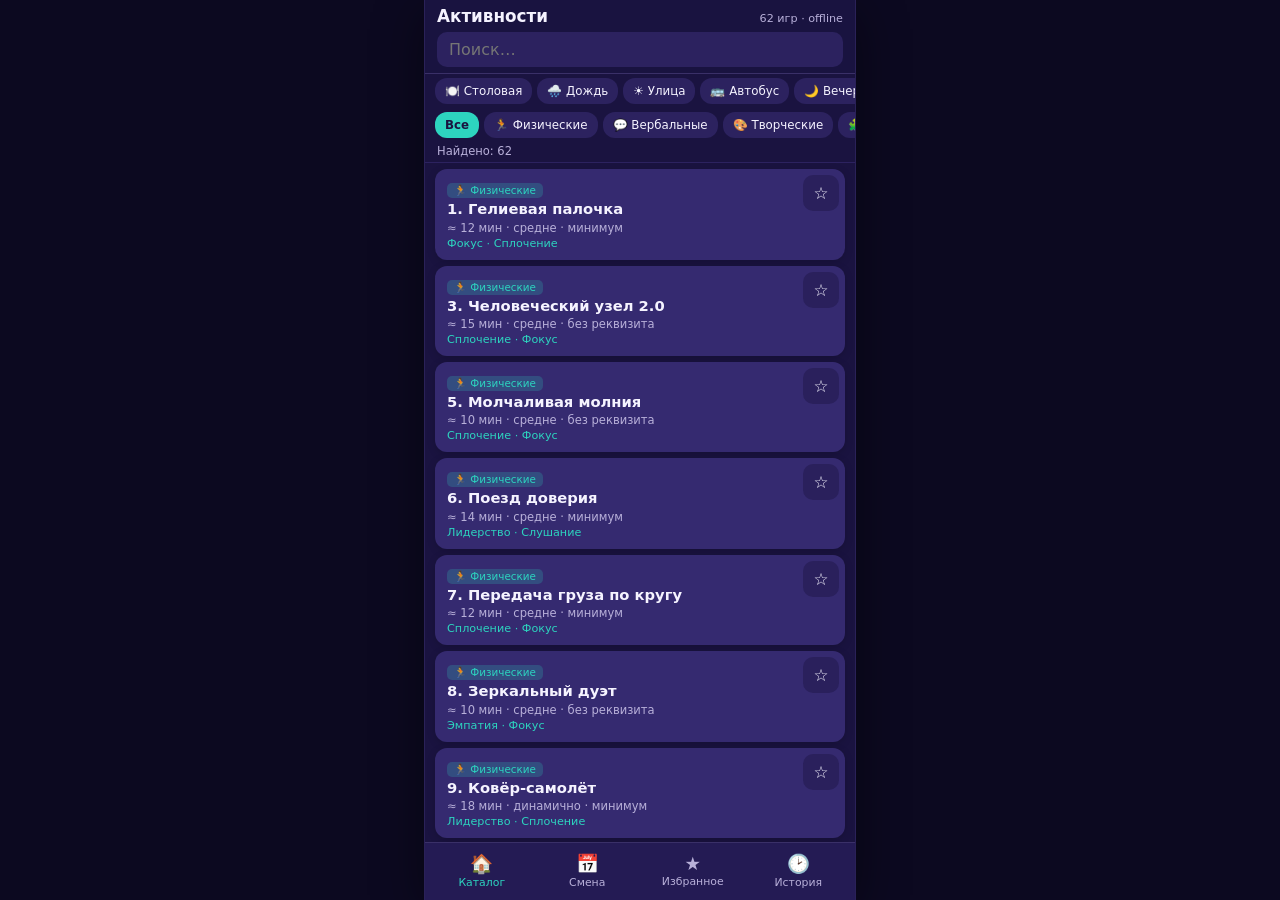
<file: index.html>
<!DOCTYPE html>
<html lang="ru">
<head>
  <meta charset="UTF-8" />
  <meta name="viewport" content="width=device-width, initial-scale=1, viewport-fit=cover, maximum-scale=1" />
  <meta name="apple-mobile-web-app-capable" content="yes" />
  <meta name="apple-mobile-web-app-status-bar-style" content="black-translucent" />
  <meta name="apple-mobile-web-app-title" content="Активности" />
  <meta name="theme-color" content="#1A1340" />
  <link rel="manifest" href="manifest.json" />
  <link rel="apple-touch-icon" href="icons/icon-192.png" />
  <link rel="stylesheet" href="styles.css?v=15" />
  <title>Активности</title>
  <base href="./" />
</head>
<body>
  <div class="app-shell" id="appShell">
    <div id="installBanner" class="install-banner hidden">
      <strong>На экран «Домой»</strong>: Safari → Поделиться → «На экран Домой».
    </div>

    <!-- HOME -->
    <section id="screen-home" class="screen on">
      <header class="app-header">
        <div class="row" style="justify-content:space-between;align-items:baseline">
          <h1>Активности</h1>
          <div class="sub" id="listCountHeader">игры · offline</div>
        </div>
        <div class="row" style="margin-top:6px">
          <input id="search" class="search" type="search" placeholder="Поиск…" enterkeyhint="search" />
        </div>
      </header>
      <div class="filters-bar">
        <div class="chip-scroll" id="presetChips"></div>
        <div class="chip-scroll" id="catChips"></div>
        <div class="list-count" id="listCount"></div>
      </div>
      <div class="list" id="homeList"></div>
    </section>

    <!-- DETAIL -->
    <section id="screen-detail" class="screen">
      <div class="detail">
        <div class="detail-top">
          <div class="row">
            <button type="button" class="back" id="detailBack">← Назад</button>
            <div class="detail-nav-btns">
              <button type="button" id="detailPrev" aria-label="Предыдущая">‹</button>
              <button type="button" id="detailNext" aria-label="Следующая">›</button>
            </div>
          </div>
          <div class="swipe-hint">← свайп между играми →</div>
        </div>
        <div class="detail-scroll" id="detailScroll">
          <div id="detailBody"></div>
        </div>
      </div>
    </section>

    <!-- PLAN -->
    <section id="screen-plan" class="screen">
      <header class="app-header">
        <h1>Подборка на смену</h1>
        <div class="sub">Авто-сетка · одно место на день</div>
      </header>
      <div class="form">
        <label>Название</label>
        <input id="planTitle" class="search" value="Смена · сплочение" />
        <label>Дней: <span class="val" id="daysVal">10</span></label>
        <input id="planDays" type="range" min="3" max="21" value="10" />
        <label>Игр в день: <span class="val" id="perDayVal">3</span></label>
        <input id="planPerDay" type="range" min="2" max="5" value="3" />
        <label>Типы (можно несколько)</label>
        <div class="chip-scroll" id="planCats" style="padding-left:0"></div>
        <button type="button" class="detail big-btn" id="genPlan" style="width:100%;margin-top:12px;background:var(--teal);color:#1a1340;border:none;border-radius:14px;padding:14px;font-weight:700">Сгенерировать</button>
      </div>
      <div id="planResult"></div>
    </section>

    <!-- FAV -->
    <section id="screen-fav" class="screen">
      <header class="app-header"><h1>Избранное</h1></header>
      <div class="list" id="favList"></div>
    </section>

    <!-- HISTORY -->
    <section id="screen-hist" class="screen">
      <header class="app-header"><h1>История</h1></header>
      <div class="list" id="histList"></div>
    </section>

    <!-- COUNSELOR OVERLAY -->
    <div id="counselor" class="counselor">
      <div class="row" style="justify-content:space-between">
        <button type="button" class="btn-ghost" id="cExit" style="padding:10px 14px;border-radius:12px">✕</button>
        <div class="timer" id="cTimer">00:00</div>
        <button type="button" class="btn-teal" id="cTimerBtn" style="padding:10px 14px;border-radius:12px">▶</button>
      </div>
      <div id="cPhase" style="color:var(--teal);font-size:.85rem;margin-top:8px"></div>
      <h2 id="cTitle" style="margin-top:8px"></h2>
      <div id="cBody" class="step-text"></div>
      <div class="btn-row">
        <button type="button" class="btn-ghost" id="cPrev">Назад</button>
        <button type="button" class="btn-teal" id="cNext">Далее</button>
      </div>
    </div>

    <nav class="nav">
      <button type="button" class="on" data-tab="home"><span class="ico">🏠</span>Каталог</button>
      <button type="button" data-tab="plan"><span class="ico">📅</span>Смена</button>
      <button type="button" data-tab="fav"><span class="ico">★</span>Избранное</button>
      <button type="button" data-tab="hist"><span class="ico">🕑</span>История</button>
    </nav>
  </div>

  <script src="app.js?v=15"></script>
</body>
</html>
</file>
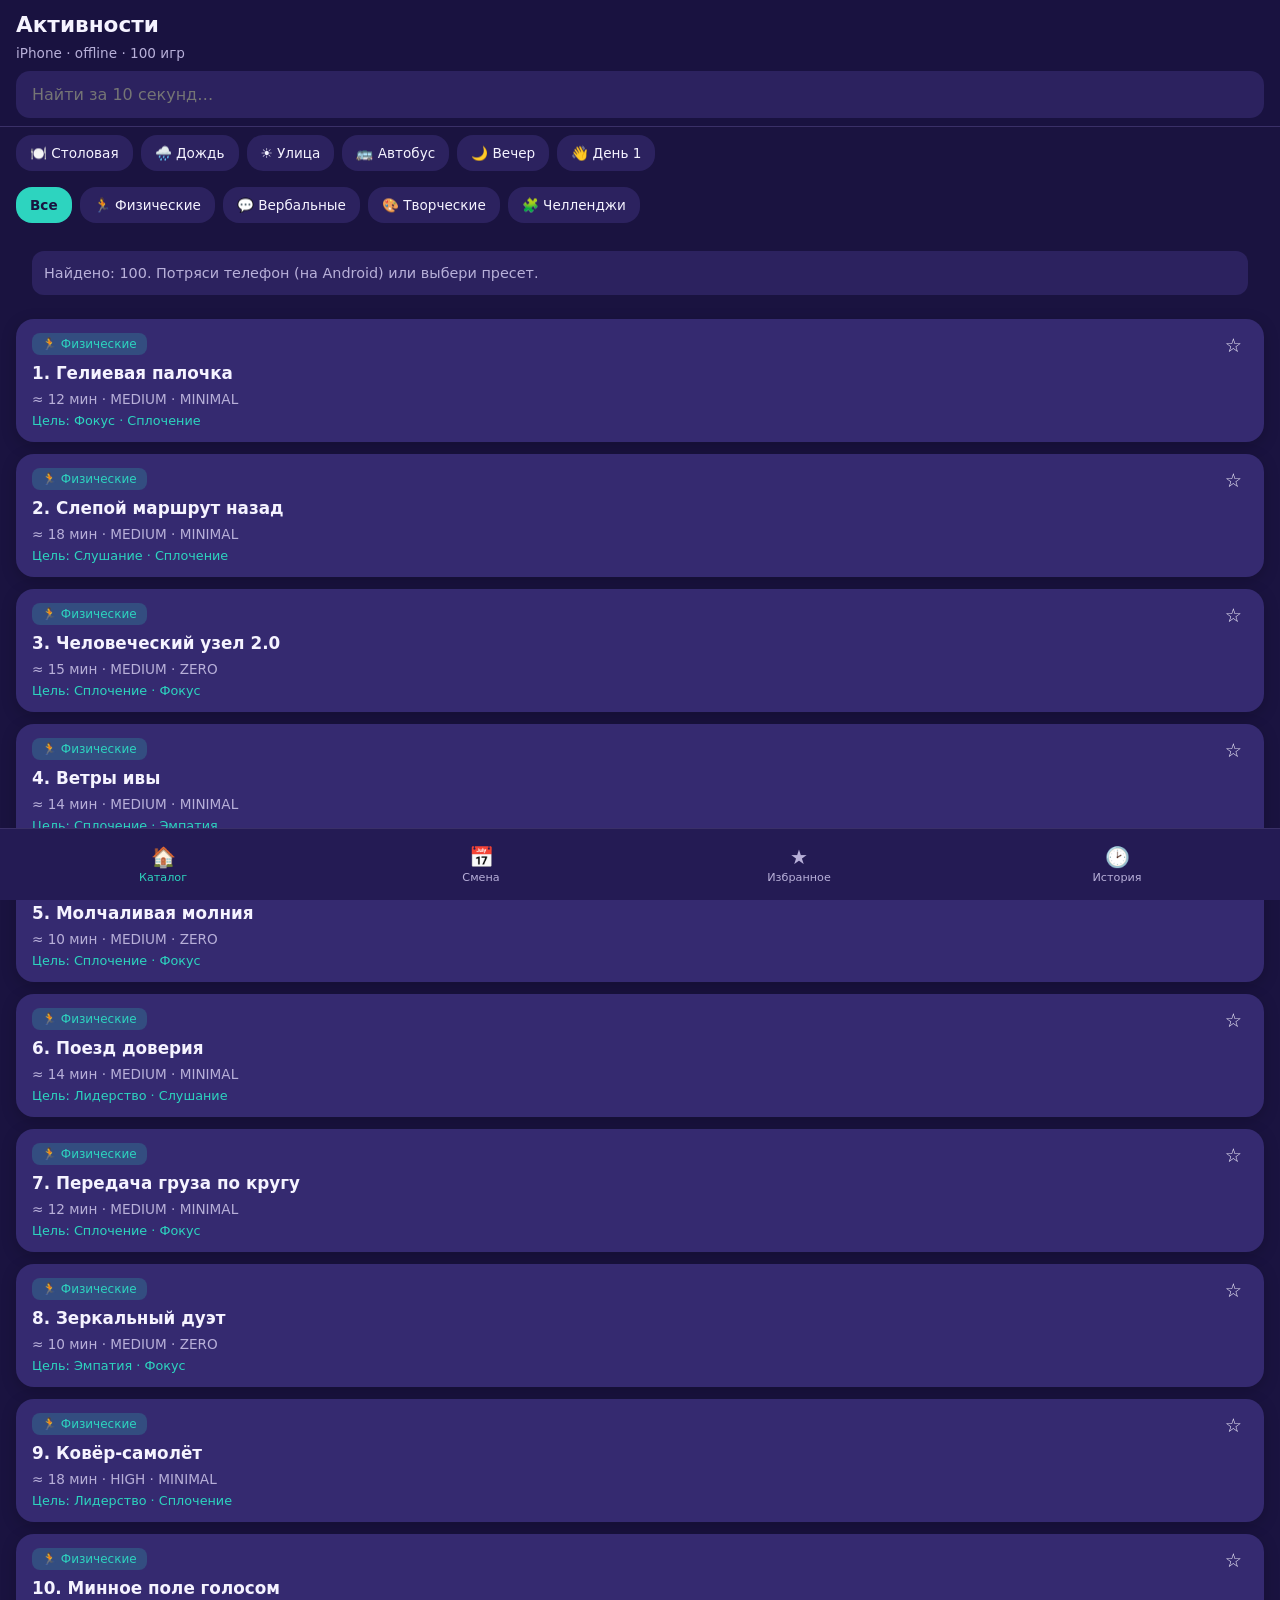
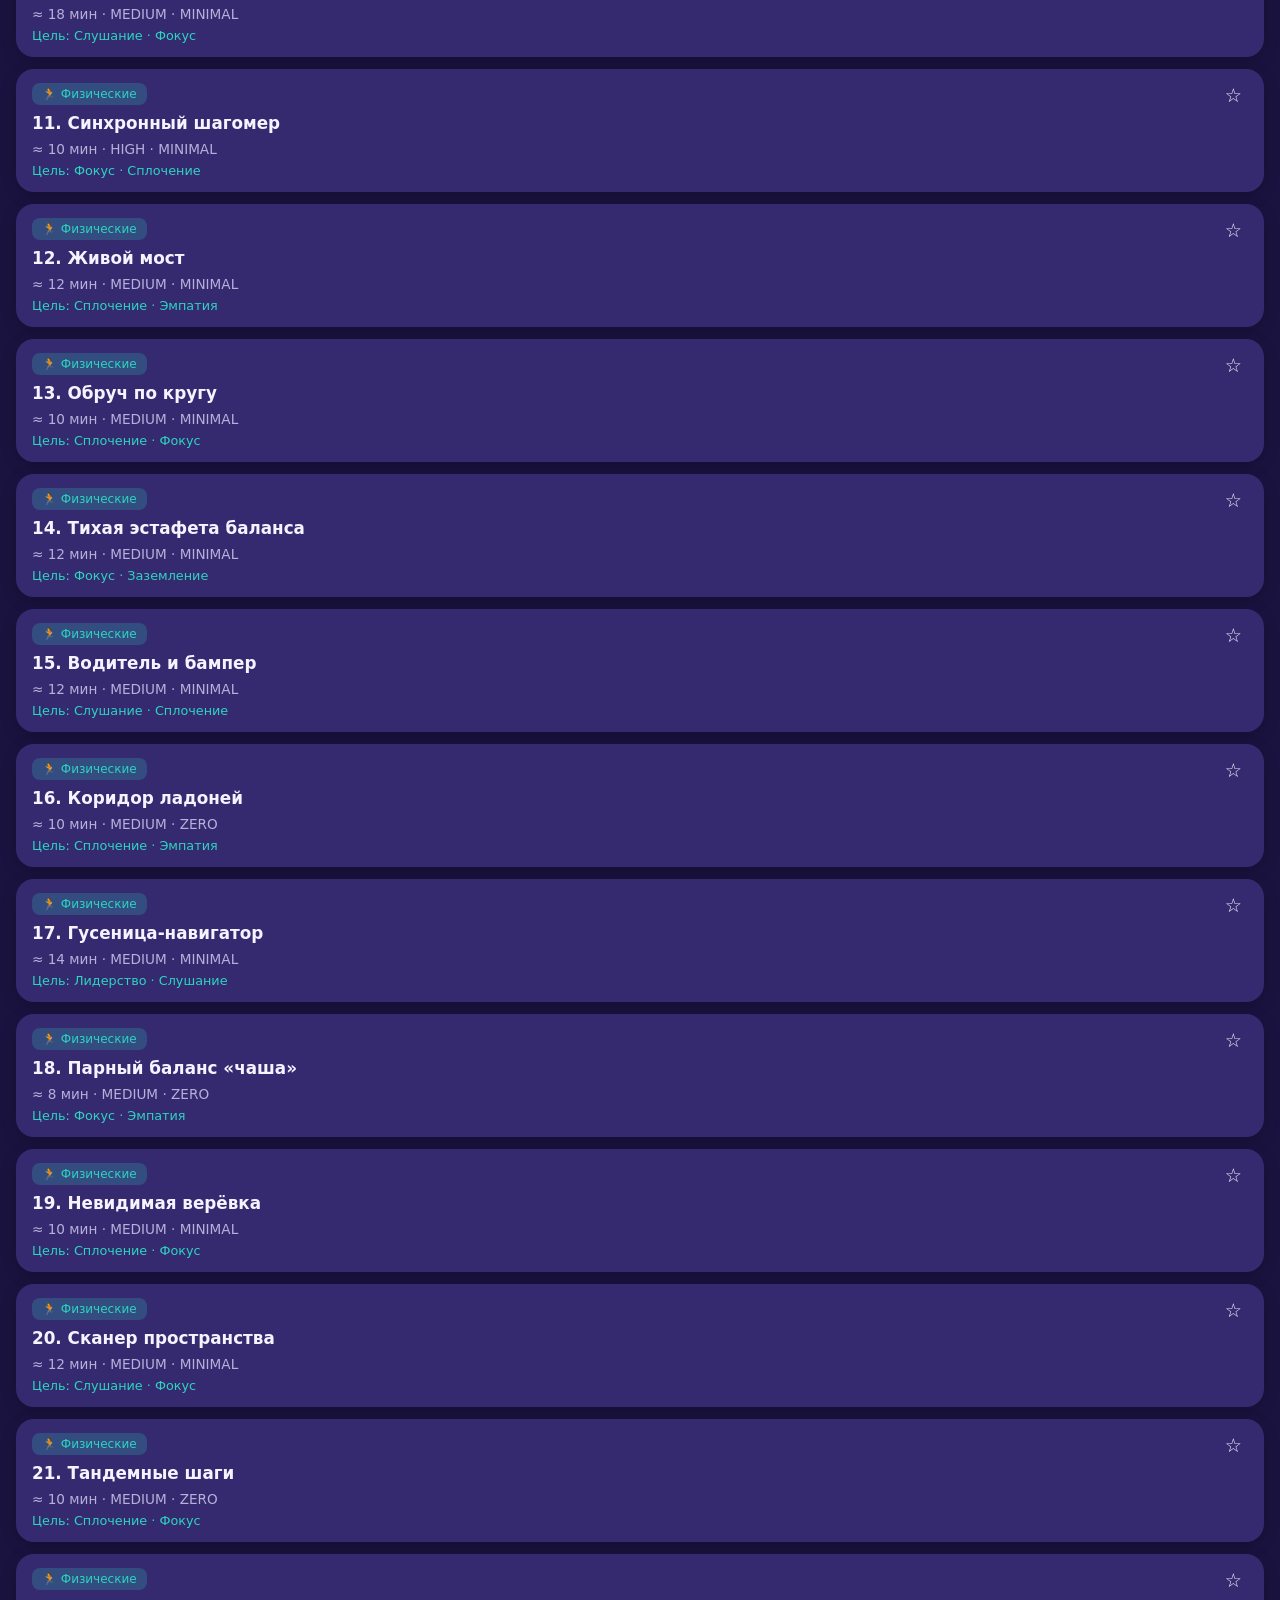
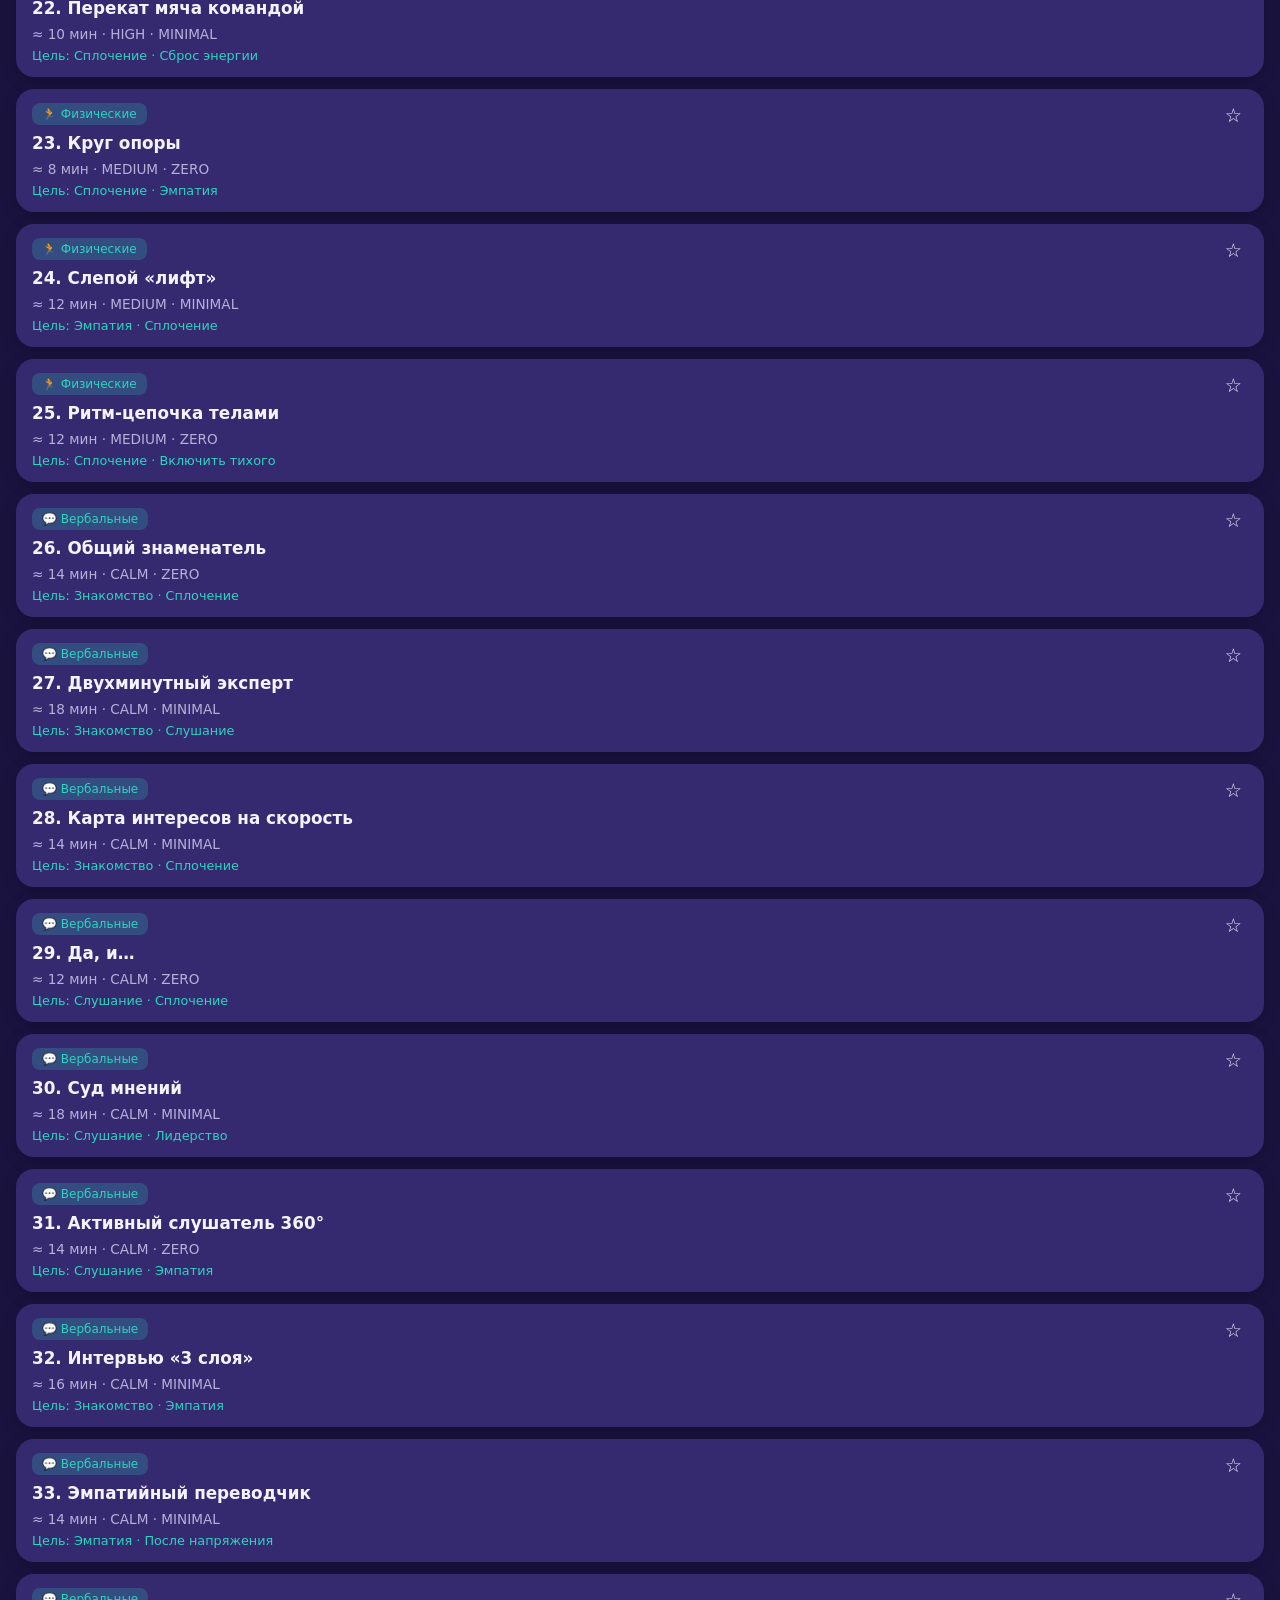
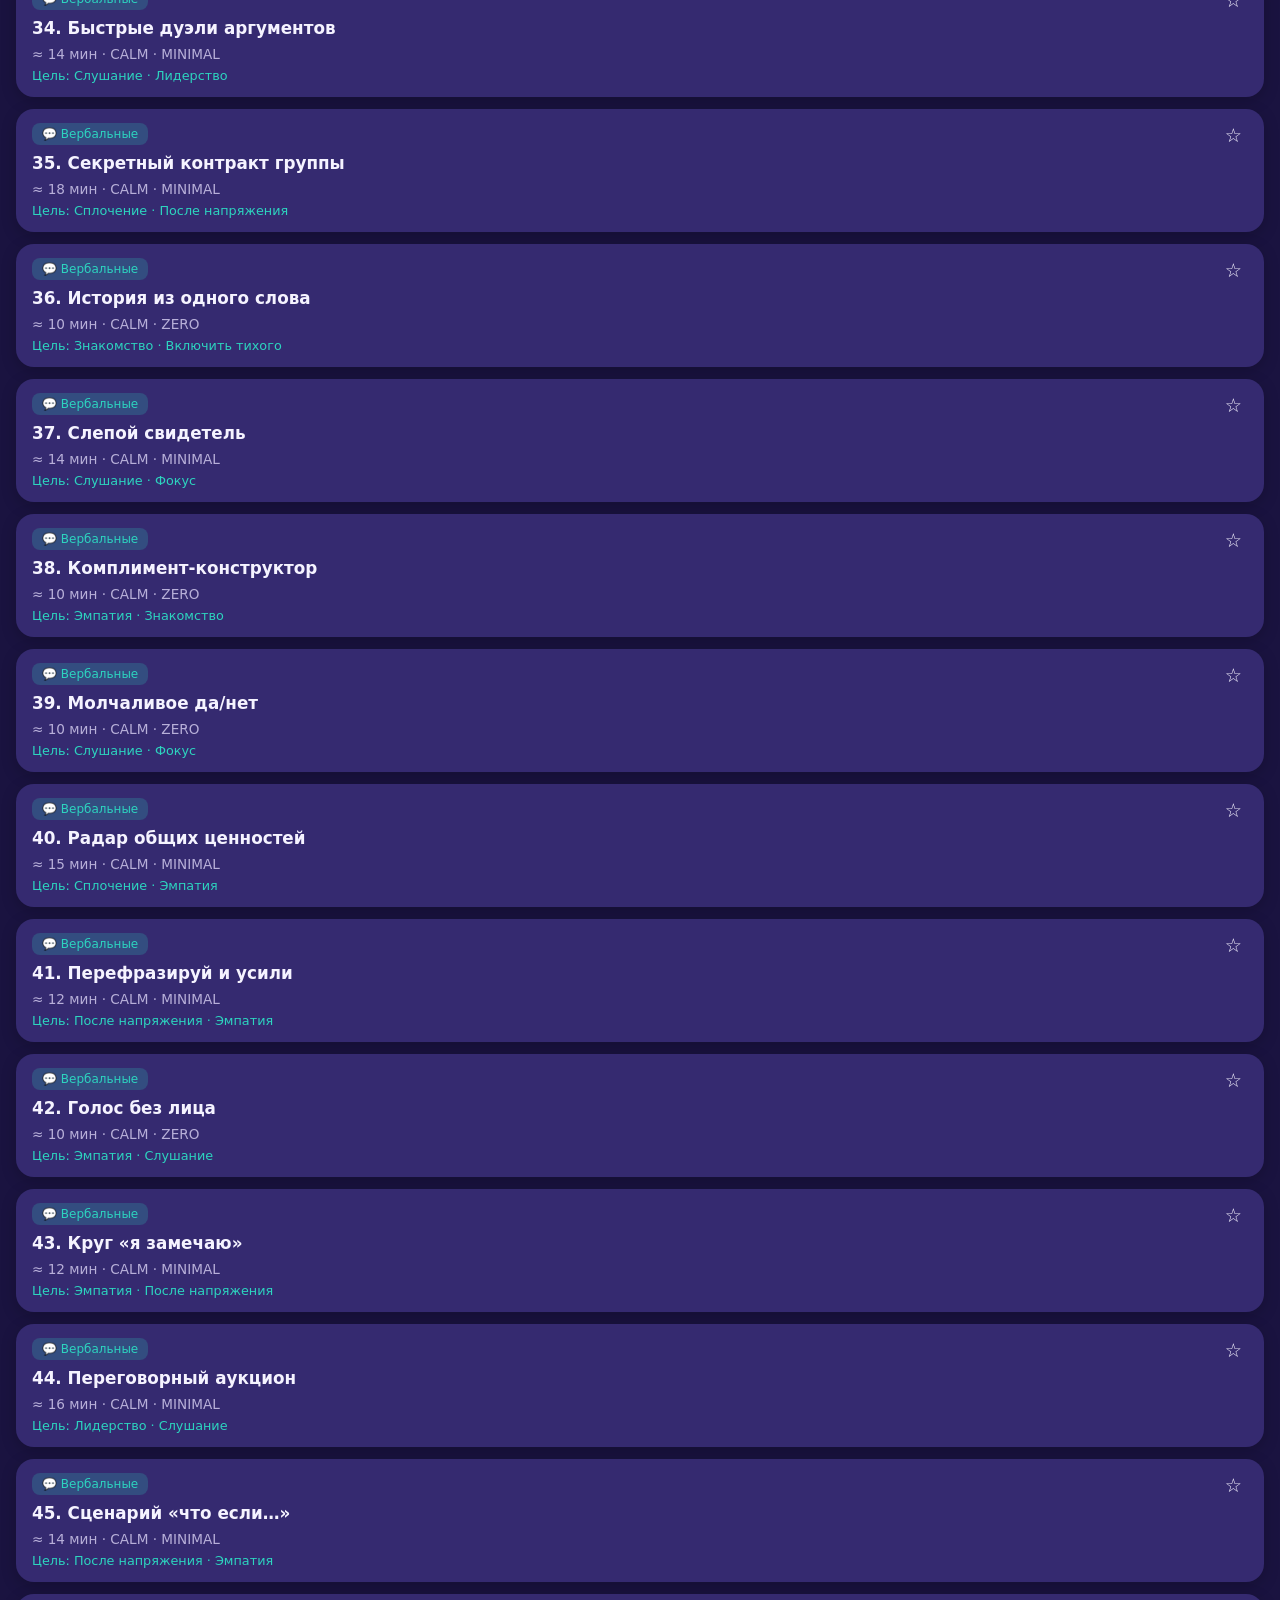
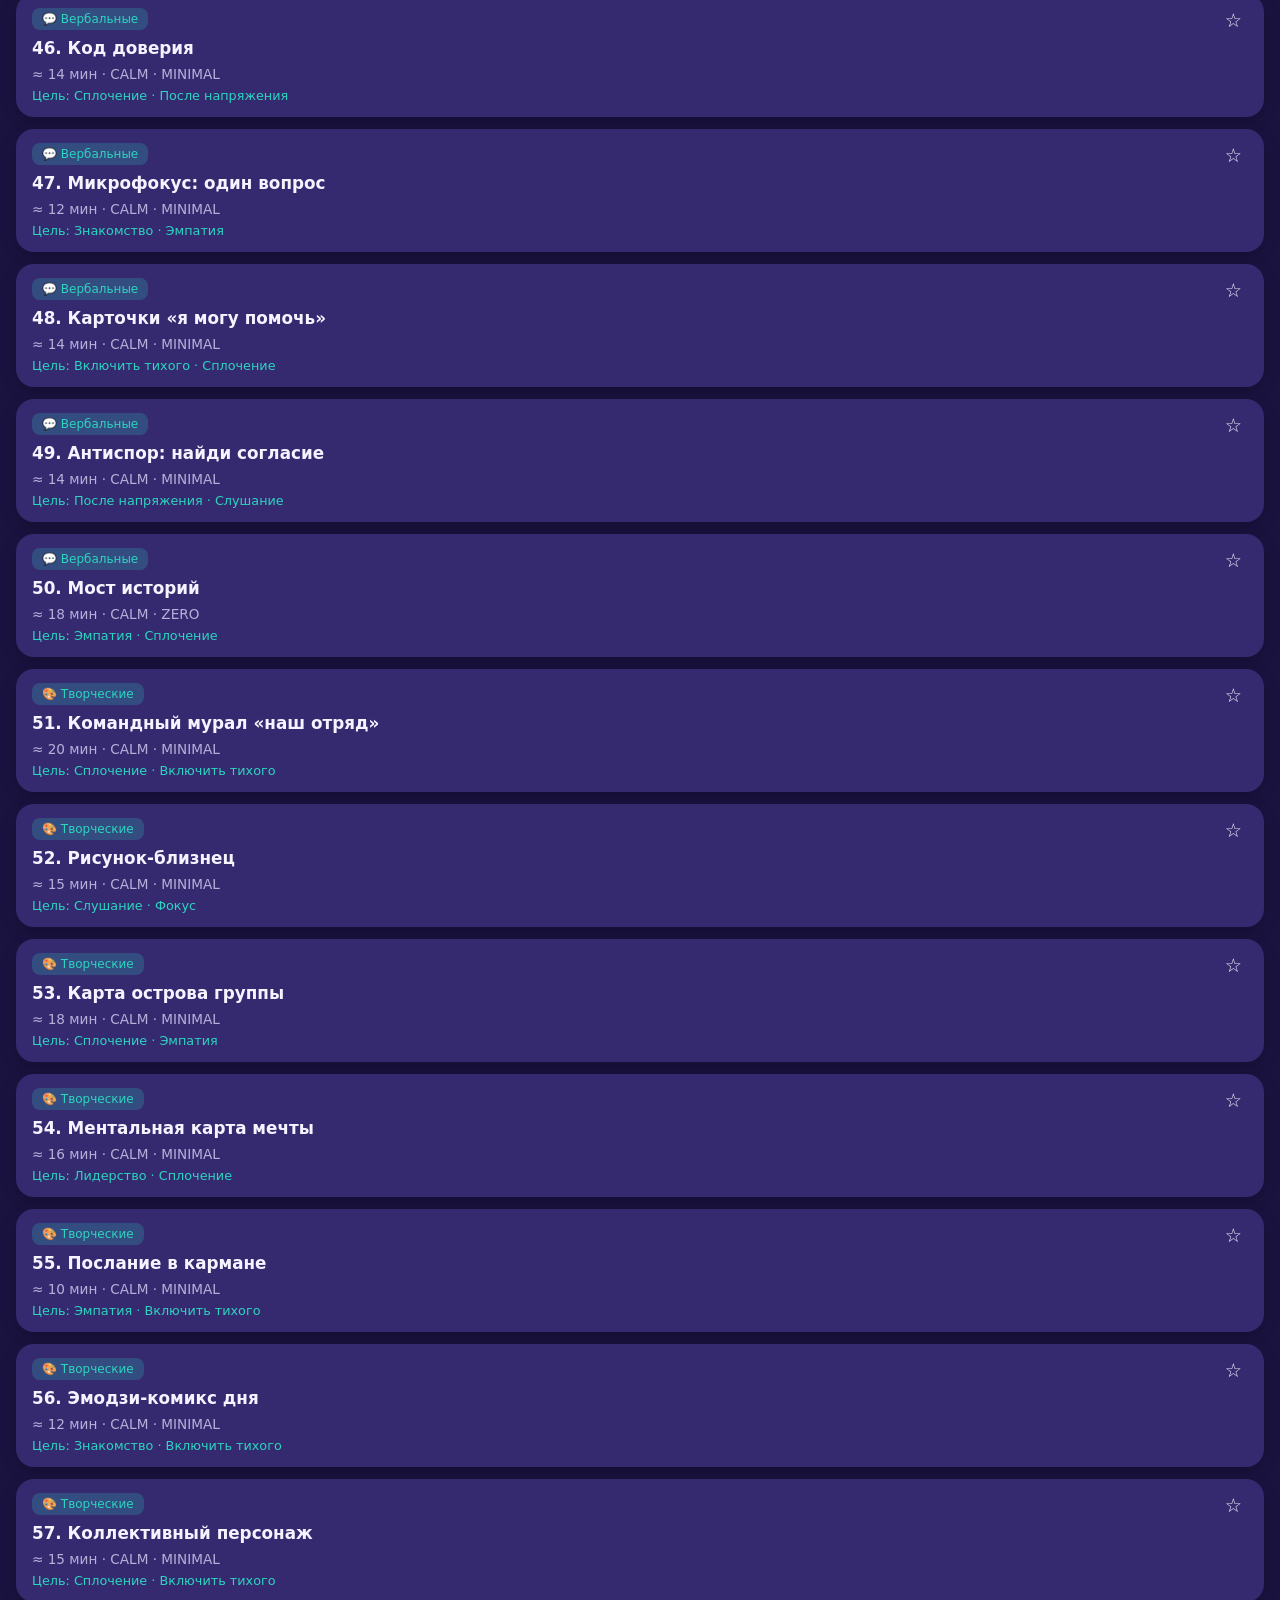
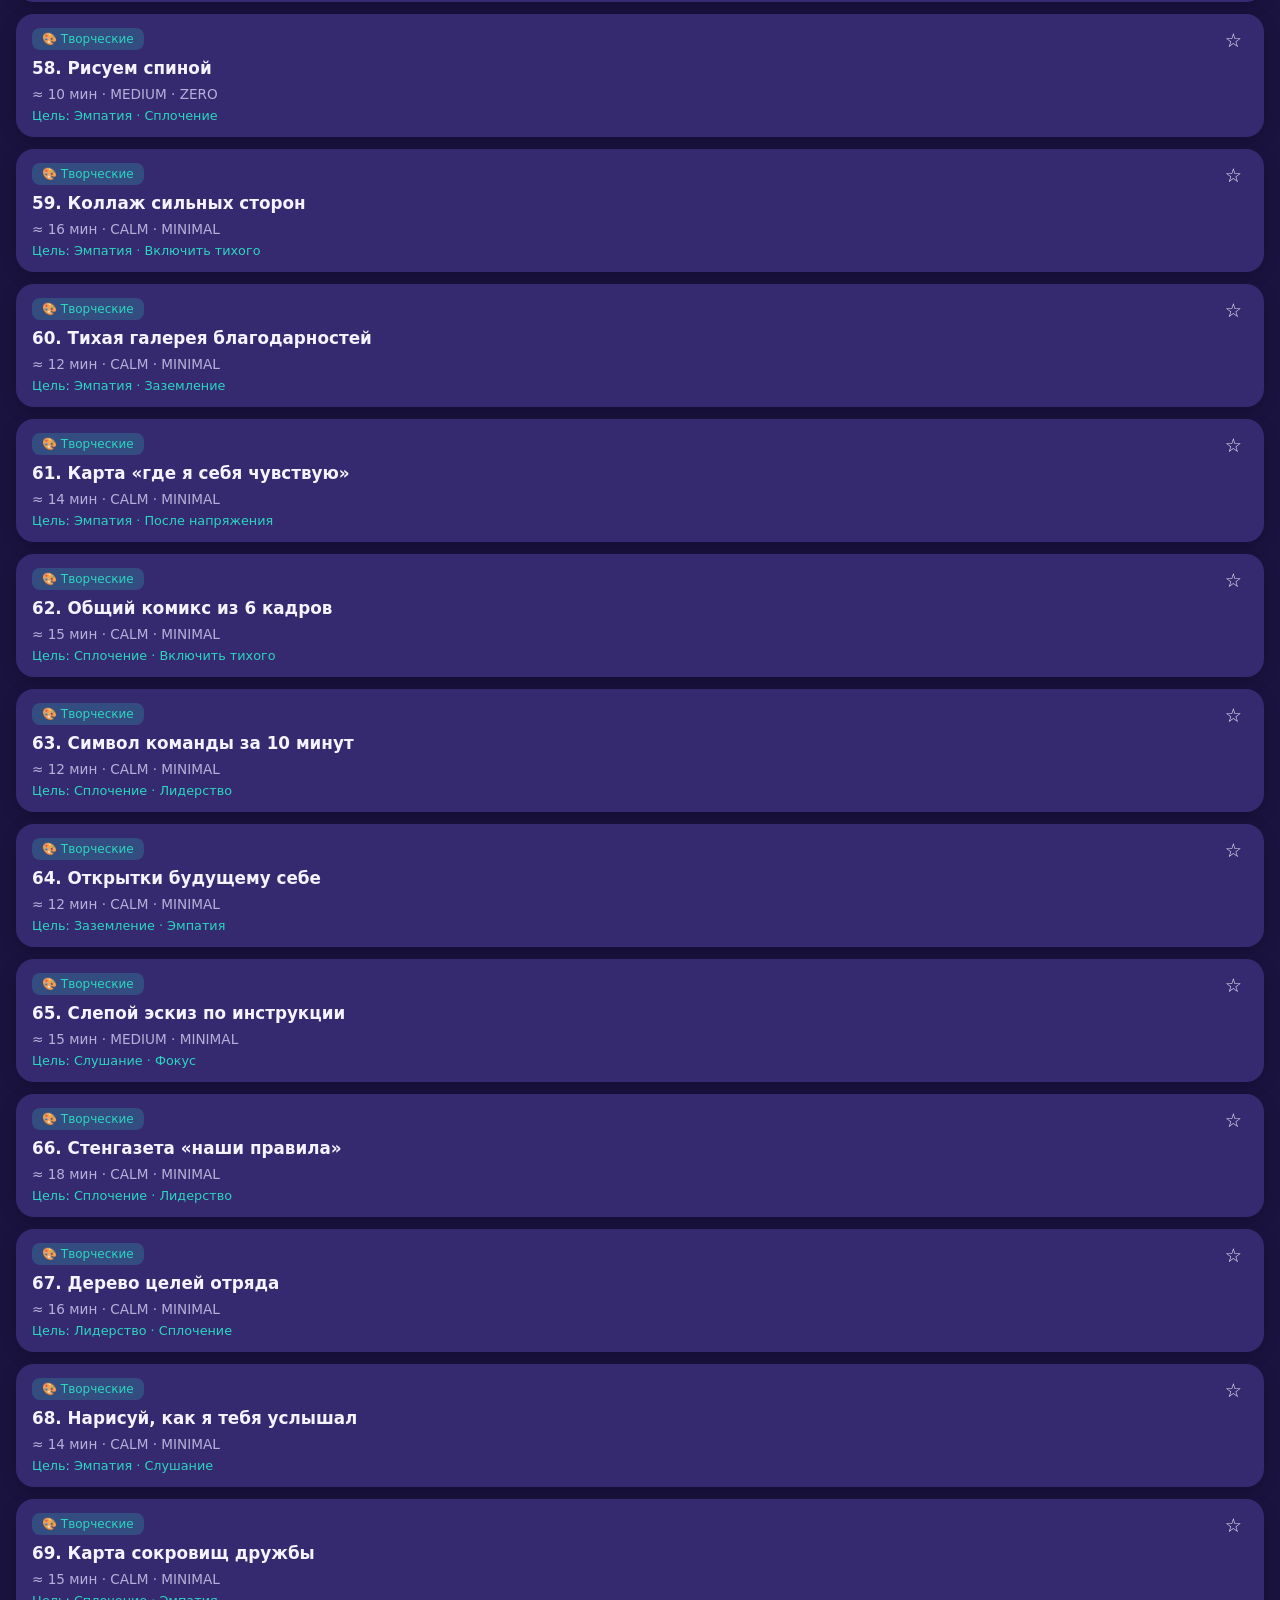
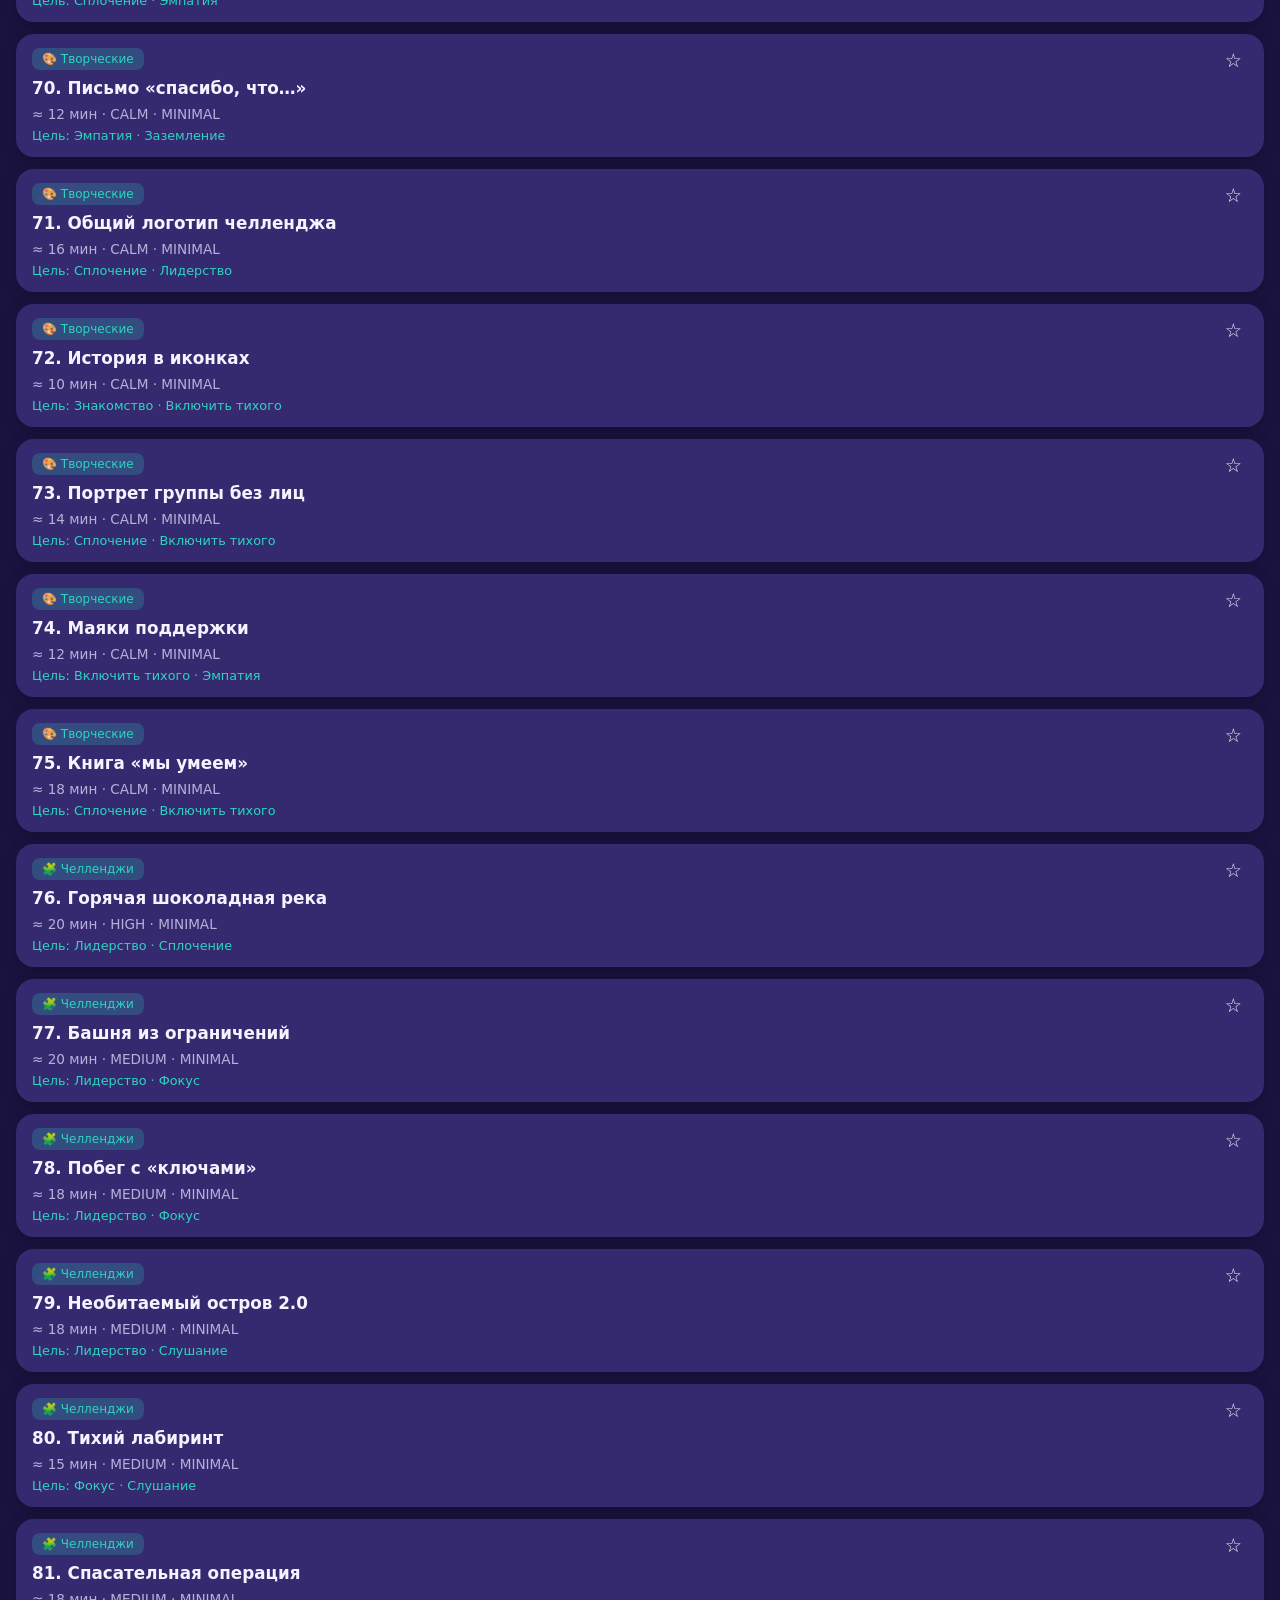
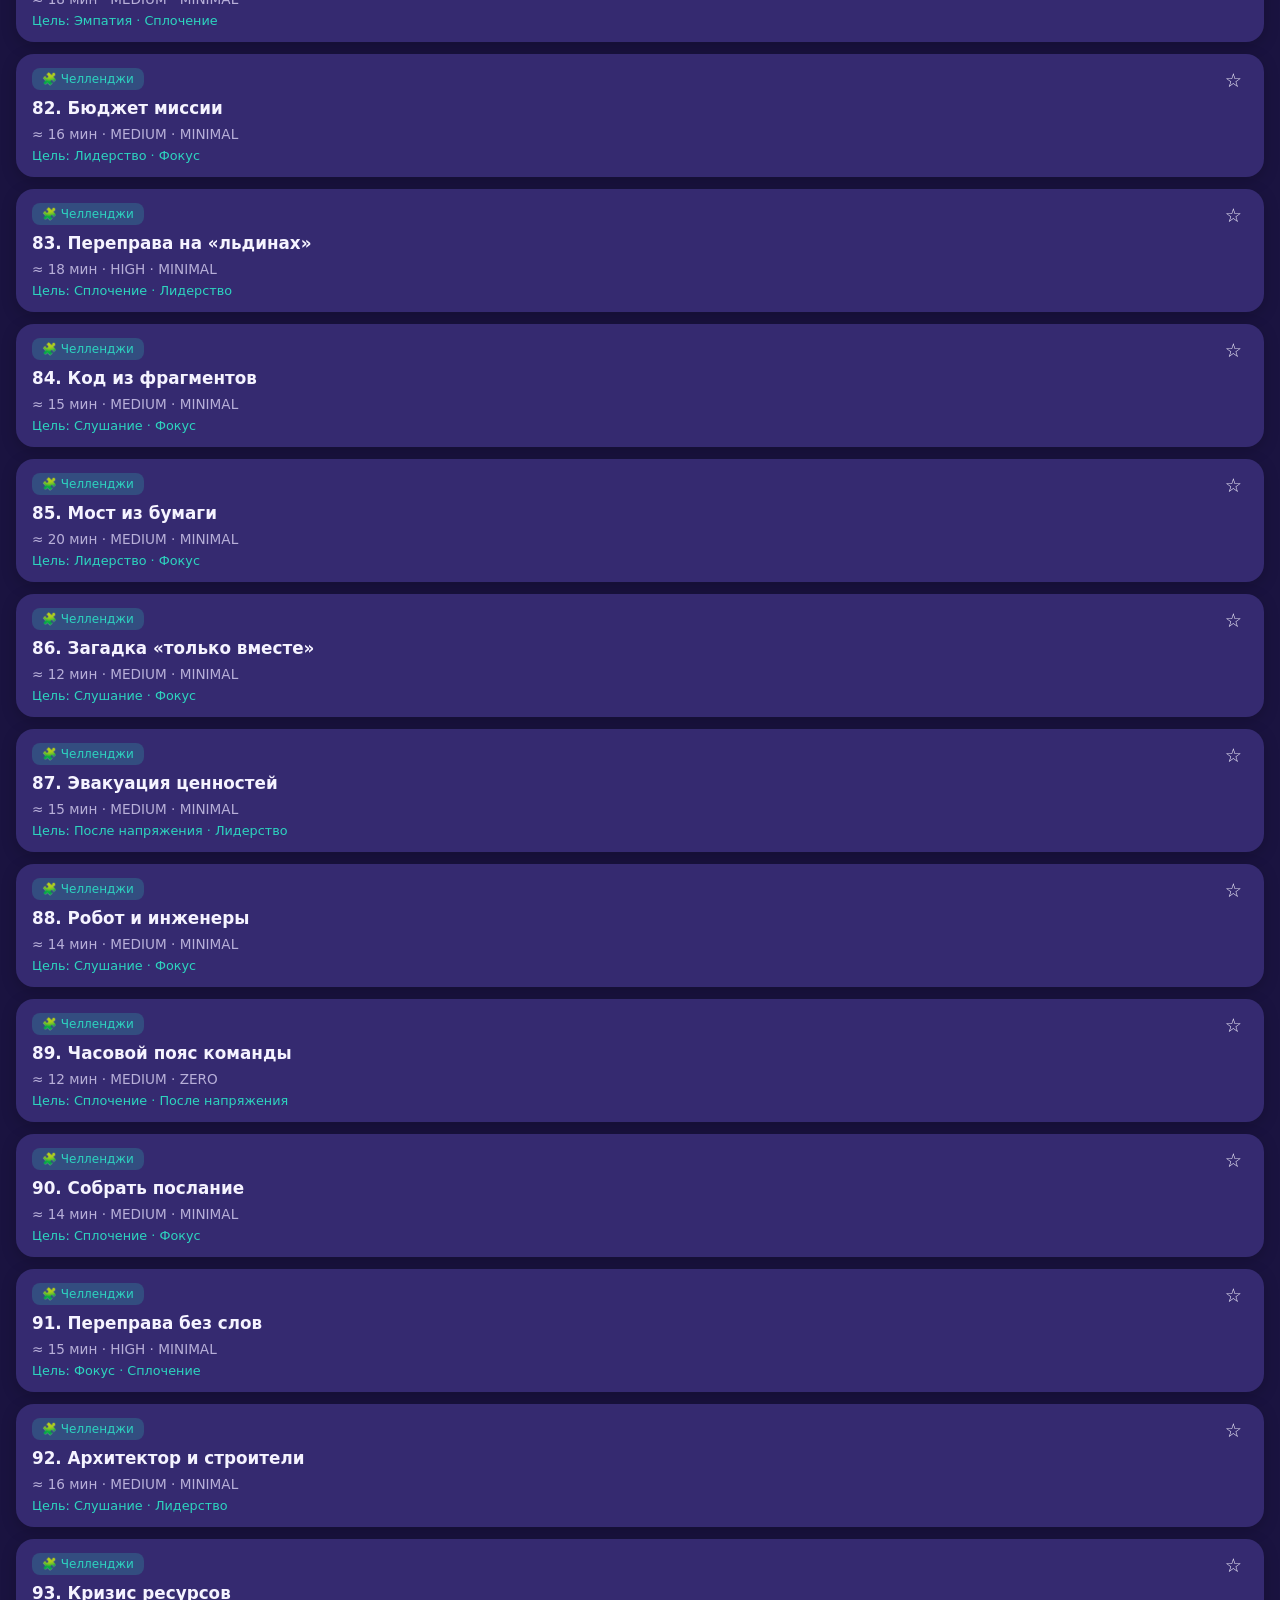
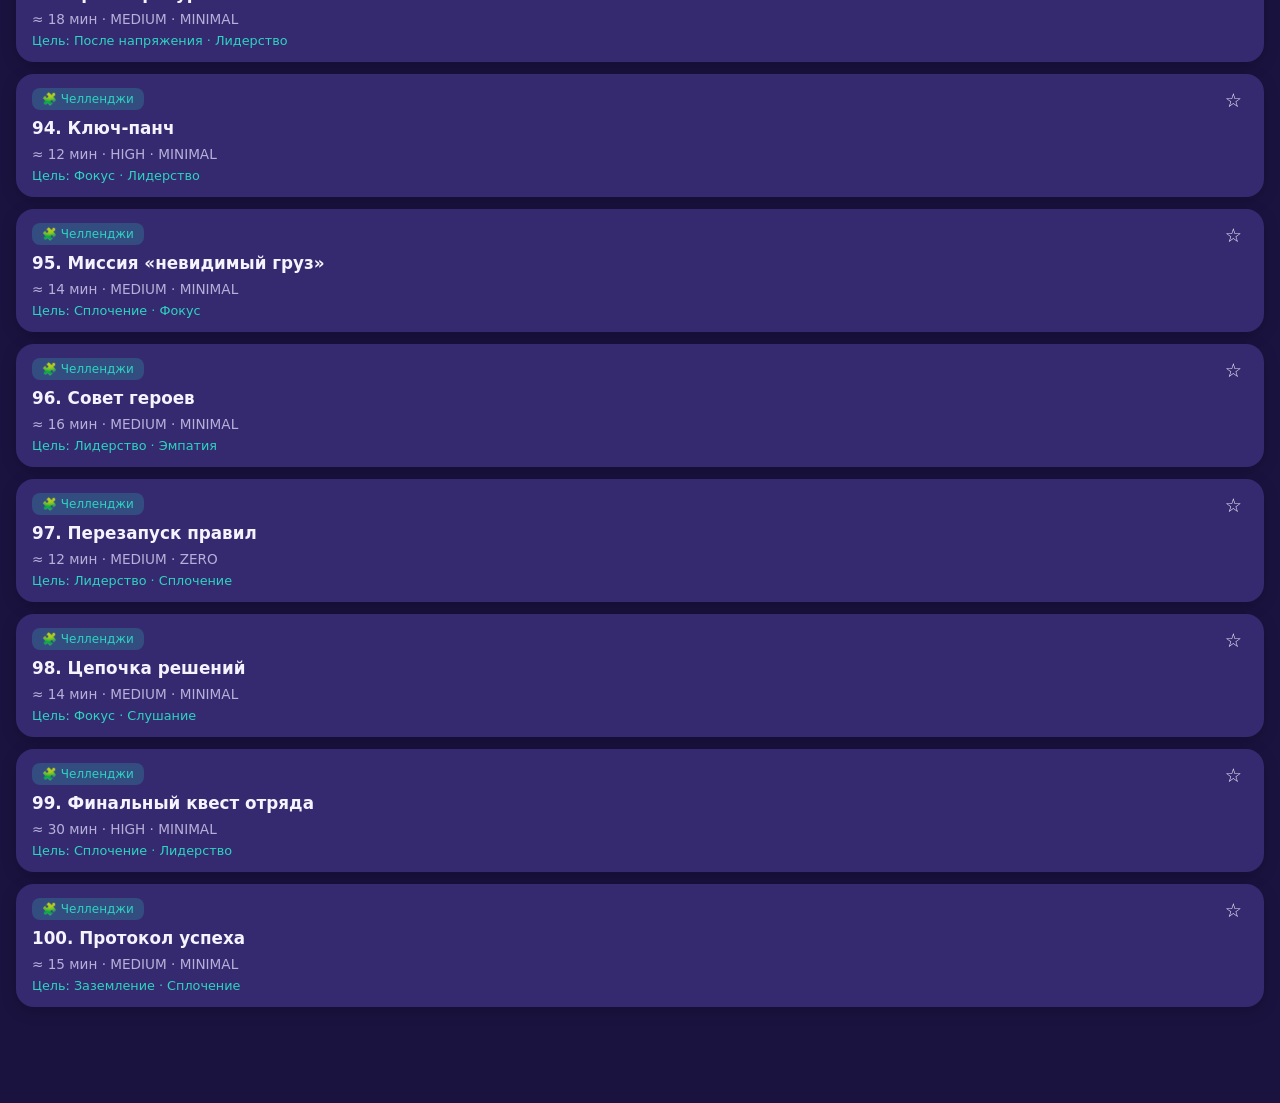
<file: shturval-standalone.html>
<!DOCTYPE html>
<html lang="ru">
<head>
  <meta charset="UTF-8" />
  <meta name="viewport" content="width=device-width, initial-scale=1, viewport-fit=cover, maximum-scale=1" />
  <meta name="apple-mobile-web-app-capable" content="yes" />
  <meta name="apple-mobile-web-app-status-bar-style" content="black-translucent" />
  <meta name="apple-mobile-web-app-title" content="Активности" />
  <meta name="theme-color" content="#1A1340" />
  <link rel="manifest" href="manifest.json" />
  <link rel="apple-touch-icon" href="icons/icon-192.png" />
  <style>
:root {
  --bg: #1a1340;
  --card: #352a70;
  --elev: #2c225f;
  --text: #f5f3ff;
  --muted: #b8b0d9;
  --teal: #2dd4bf;
  --orange: #ff8a3d;
  --safe-bottom: env(safe-area-inset-bottom, 0px);
  --safe-top: env(safe-area-inset-top, 0px);
}
* { box-sizing: border-box; -webkit-tap-highlight-color: transparent; }
html, body {
  margin: 0; padding: 0;
  font-family: -apple-system, BlinkMacSystemFont, "Segoe UI", system-ui, sans-serif;
  background: var(--bg); color: var(--text);
  min-height: 100%;
}
body { padding-top: var(--safe-top); padding-bottom: calc(72px + var(--safe-bottom)); }
h1,h2,h3 { margin: 0 0 8px; }
button, input, select, textarea {
  font: inherit; color: inherit;
}
.app-header {
  position: sticky; top: 0; z-index: 20;
  background: rgba(26,19,64,.92); backdrop-filter: blur(12px);
  padding: 12px 16px 8px;
  border-bottom: 1px solid #3a3068;
}
.app-header h1 { font-size: 1.35rem; }
.app-header .sub { color: var(--muted); font-size: .85rem; }
.row { display: flex; gap: 8px; align-items: center; flex-wrap: wrap; }
.search {
  flex: 1; min-width: 140px;
  background: var(--elev); border: none; border-radius: 14px;
  padding: 14px 16px; font-size: 16px; /* iOS zoom fix */
}
.chip-scroll {
  display: flex; gap: 8px; overflow-x: auto; padding: 8px 16px;
  -webkit-overflow-scrolling: touch;
}
.chip {
  flex: 0 0 auto;
  background: var(--elev); border: none; border-radius: 16px;
  padding: 10px 14px; color: var(--text); font-size: .85rem;
  white-space: nowrap; cursor: pointer;
}
.chip.on { background: var(--teal); color: #1a1340; font-weight: 600; }
.chip.orange.on { background: var(--orange); color: #1a1340; }
.list { padding: 8px 16px 24px; display: flex; flex-direction: column; gap: 12px; }
.card {
  background: var(--card); border-radius: 18px; padding: 14px 16px;
  cursor: pointer; box-shadow: 0 4px 16px rgba(0,0,0,.2);
}
.card .badge {
  display: inline-block; background: rgba(45,212,191,.2); color: var(--teal);
  border-radius: 8px; padding: 4px 10px; font-size: .75rem; margin-bottom: 8px;
}
.card h3 { font-size: 1.05rem; }
.card .meta { color: var(--muted); font-size: .85rem; margin-top: 6px; }
.card .goals { color: var(--teal); font-size: .8rem; margin-top: 6px; }
.nav {
  position: fixed; left: 0; right: 0; bottom: 0; z-index: 30;
  display: flex; justify-content: space-around;
  background: #241b54; border-top: 1px solid #3a3068;
  padding: 8px 4px calc(8px + var(--safe-bottom));
}
.nav button {
  flex: 1; background: none; border: none; color: var(--muted);
  padding: 8px 4px; font-size: .7rem; display: flex; flex-direction: column; align-items: center; gap: 2px;
}
.nav button.on { color: var(--teal); }
.nav .ico { font-size: 1.25rem; }
.screen { display: none; min-height: 60vh; }
.screen.on { display: block; }
.detail { padding: 16px; }
.detail .big-btn {
  width: 100%; background: var(--teal); color: #1a1340; border: none;
  border-radius: 16px; padding: 16px; font-weight: 700; font-size: 1.05rem;
  margin: 12px 0; cursor: pointer;
}
.detail .sec { margin: 16px 0 6px; color: var(--teal); font-weight: 600; }
.detail p, .detail pre {
  white-space: pre-wrap; line-height: 1.45; color: var(--text); margin: 0 0 8px;
  font-family: inherit;
}
.back {
  background: none; border: none; color: var(--teal); font-size: 1rem;
  padding: 8px 0; cursor: pointer;
}
.counselor {
  position: fixed; inset: 0; z-index: 50; background: #0d0a1f;
  padding: calc(12px + var(--safe-top)) 16px calc(16px + var(--safe-bottom));
  overflow: auto; display: none;
}
.counselor.on { display: flex; flex-direction: column; }
.counselor .timer {
  font-size: 2.5rem; font-weight: 800; color: var(--teal); text-align: center;
}
.counselor .step-text {
  flex: 1; background: #352a70; border-radius: 16px; padding: 20px;
  font-size: 1.25rem; line-height: 1.45; margin: 12px 0;
}
.counselor .reflect {
  background: #3d2a12; color: #ffe0b2; border-radius: 16px; padding: 16px;
  font-size: 1.15rem; line-height: 1.4;
}
.btn-row { display: flex; gap: 8px; }
.btn-row button {
  flex: 1; border: none; border-radius: 14px; padding: 14px; font-weight: 700; cursor: pointer;
}
.btn-teal { background: var(--teal); color: #1a1340; }
.btn-orange { background: var(--orange); color: #1a1340; }
.btn-ghost { background: #352a70; color: var(--text); }
.form { padding: 16px; }
.form label { display: block; margin: 12px 0 6px; color: var(--muted); font-size: .9rem; }
.form input[type=range] { width: 100%; }
.form .val { color: var(--teal); font-weight: 600; }
.tip {
  background: var(--elev); border-radius: 12px; padding: 12px; margin: 12px 16px;
  color: var(--muted); font-size: .9rem; line-height: 1.4;
}
.day-block {
  margin: 12px 16px; background: var(--card); border-radius: 16px; padding: 14px;
}
.day-block h3 { color: var(--teal); }
.slot {
  background: var(--elev); border-radius: 12px; padding: 10px 12px; margin-top: 8px;
  cursor: pointer;
}
.slot .role { color: var(--orange); font-size: .8rem; }
.empty { text-align: center; color: var(--muted); padding: 48px 24px; }
.install-banner {
  margin: 8px 16px; background: #2c225f; border: 1px solid var(--teal);
  border-radius: 14px; padding: 12px; font-size: .9rem; line-height: 1.4;
}
.fav { float: right; background: none; border: none; font-size: 1.2rem; cursor: pointer; }
.hidden { display: none !important; }

</style>
  <title>Активности</title>
</head>
<body>
  <div id="installBanner" class="install-banner hidden">
    <strong>Установка на iPhone без App Store</strong><br/>
    Safari → кнопка «Поделиться» → <b>«На экран „Домой“»</b>. Приложение откроется как отдельное и работает offline.
  </div>

  <!-- HOME -->
  <section id="screen-home" class="screen on">
    <header class="app-header">
      <h1>Активности</h1>
      <div class="sub">iPhone · offline · 100 игр</div>
      <div class="row" style="margin-top:10px">
        <input id="search" class="search" type="search" placeholder="Найти за 10 секунд…" enterkeyhint="search" />
      </div>
    </header>
    <div class="chip-scroll" id="presetChips"></div>
    <div class="chip-scroll" id="catChips"></div>
    <div class="list" id="homeList"></div>
  </section>

  <!-- DETAIL -->
  <section id="screen-detail" class="screen">
    <div class="detail">
      <button class="back" id="detailBack">← Назад</button>
      <div id="detailBody"></div>
    </div>
  </section>

  <!-- PLAN -->
  <section id="screen-plan" class="screen">
    <header class="app-header">
      <h1>Подборка на смену</h1>
      <div class="sub">Авто-сетка с логикой дней и мест</div>
    </header>
    <div class="form">
      <label>Название</label>
      <input id="planTitle" class="search" value="Смена · сплочение" />
      <label>Дней: <span class="val" id="daysVal">10</span></label>
      <input id="planDays" type="range" min="3" max="21" value="10" />
      <label>Игр в день: <span class="val" id="perDayVal">3</span></label>
      <input id="planPerDay" type="range" min="2" max="5" value="3" />
      <label>Типы (можно несколько)</label>
      <div class="chip-scroll" id="planCats" style="padding-left:0"></div>
      <button class="detail big-btn" id="genPlan">Сгенерировать</button>
    </div>
    <div id="planResult"></div>
  </section>

  <!-- FAV -->
  <section id="screen-fav" class="screen">
    <header class="app-header"><h1>Избранное</h1></header>
    <div class="list" id="favList"></div>
  </section>

  <!-- HISTORY -->
  <section id="screen-hist" class="screen">
    <header class="app-header"><h1>История</h1></header>
    <div class="list" id="histList"></div>
  </section>

  <!-- COUNSELOR OVERLAY -->
  <div id="counselor" class="counselor">
    <div class="row" style="justify-content:space-between">
      <button class="btn-ghost" id="cExit" style="padding:10px 14px;border-radius:12px">✕</button>
      <div class="timer" id="cTimer">00:00</div>
      <button class="btn-teal" id="cTimerBtn" style="padding:10px 14px;border-radius:12px">▶</button>
    </div>
    <div id="cPhase" style="color:var(--teal);font-size:.85rem;margin-top:8px"></div>
    <h2 id="cTitle" style="margin-top:8px"></h2>
    <div id="cBody" class="step-text"></div>
    <div class="btn-row">
      <button class="btn-ghost" id="cPrev">Назад</button>
      <button class="btn-teal" id="cNext">Далее</button>
    </div>
  </div>

  <nav class="nav">
    <button class="on" data-tab="home"><span class="ico">🏠</span>Каталог</button>
    <button data-tab="plan"><span class="ico">📅</span>Смена</button>
    <button data-tab="fav"><span class="ico">★</span>Избранное</button>
    <button data-tab="hist"><span class="ico">🕑</span>История</button>
  </nav>

  <script>
/* Активности — iOS PWA (offline, без App Store) */
(function () {
  'use strict';

  const CAT_LABEL = {
    PHYSICAL: '🏃 Физические',
    VERBAL: '💬 Вербальные',
    CREATIVE: '🎨 Творческие',
    CHALLENGE: '🧩 Челленджи'
  };
  const GOAL_RU = {
    BONDING: 'Сплочение', EMPATHY: 'Эмпатия', LISTENING: 'Слушание',
    ENERGY_RELEASE: 'Сброс энергии', CALM_DOWN: 'Заземление', INCLUSION: 'Включить тихого',
    LEADERSHIP: 'Лидерство', AFTER_CONFLICT: 'После напряжения', ICEBREAK: 'Знакомство', FOCUS: 'Фокус'
  };
  const PRESETS = [
    { id: 'canteen', title: '🍽️ Столовая', filter: (a) => a.durationMin <= 12 && a.propsLevel !== 'COMPLEX' },
    { id: 'rain', title: '🌧️ Дождь', filter: (a) => a.places.some((p) => p === 'HALL' || p === 'SMALL_ROOM') && a.energy !== 'HIGH' },
    { id: 'outdoor', title: '☀️ Улица', filter: (a) => a.places.includes('OUTDOOR') },
    { id: 'bus', title: '🚌 Автобус', filter: (a) => a.places.includes('BUS') },
    { id: 'evening', title: '🌙 Вечер', filter: (a) => a.energy === 'CALM' && (a.category === 'VERBAL' || a.category === 'CREATIVE') },
    { id: 'day1', title: '👋 День 1', filter: (a) => (a.goals || []).includes('ICEBREAK') || a.durationMin <= 14 }
  ];

  let ALL = [];
  let state = {
    tab: 'home',
    query: '',
    cat: null,
    preset: null,
    detail: null,
    fav: loadSet('fav'),
    hist: loadJson('hist', []),
    plans: loadJson('plans', [])
  };

  function loadSet(k) {
    try { return new Set(JSON.parse(localStorage.getItem(k) || '[]')); } catch { return new Set(); }
  }
  function saveSet(k, s) { localStorage.setItem(k, JSON.stringify([...s])); }
  function loadJson(k, d) {
    try { return JSON.parse(localStorage.getItem(k) || JSON.stringify(d)); } catch { return d; }
  }
  function saveJson(k, v) { localStorage.setItem(k, JSON.stringify(v)); }

  async function init() {
    ALL = [{"number": 1, "title": "Гелиевая палочка", "category": "PHYSICAL", "durationMin": 12, "propsText": "Палка / обруч 1–1,5 м", "rules": "1) Встаньте в два ряда, пальцы вперёд.\n2) Палочка на указательные пальцы.\n3) Опустите её на пол, не теряя контакта.\n4) 2–3 попытки со стратегической паузой.", "psychology": "Синхронизация и общая ответственность; «переусердие» мешает результату.", "reflection": "Что помогло договориться с палочкой — слова, пауза или чужой темп?", "energy": "MEDIUM", "places": ["HALL", "OUTDOOR"], "propsLevel": "MINIMAL", "goals": ["FOCUS", "BONDING", "LISTENING"], "isQuickRescue": true, "id": 1}, {"number": 2, "title": "Слепой маршрут назад", "category": "PHYSICAL", "durationMin": 18, "propsText": "Ориентиры, повязки (опц.)", "rules": "1) Пара: пилот спиной вперёд с закрытыми глазами + навигатор голосом.\n2) Маршрут 8–12 м.\n3) Не задеть ориентиры.\n4) Смена ролей.", "psychology": "Точная спокойная инструкция и безопасное доверие.", "reflection": "Какие слова навигатора реально помогали?", "energy": "MEDIUM", "places": ["OUTDOOR"], "propsLevel": "MINIMAL", "goals": ["LISTENING", "BONDING", "FOCUS"], "isQuickRescue": false, "id": 2}, {"number": 3, "title": "Человеческий узел 2.0", "category": "PHYSICAL", "durationMin": 15, "propsText": "Не нужен", "rules": "1) Круг 8–12 человек, руки к центру — две чужие руки.\n2) Распутаться, не разжимая.\n3) Опция: 1–2 с закрытыми глазами.", "psychology": "Терпение, переговоры в тесном контакте, решение хаоса.", "reflection": "Кто стал «голосом спокойствия» в узле?", "energy": "MEDIUM", "places": ["HALL", "OUTDOOR"], "propsLevel": "ZERO", "goals": ["BONDING", "FOCUS", "LEADERSHIP"], "isQuickRescue": true, "id": 3}, {"number": 4, "title": "Ветры ивы", "category": "PHYSICAL", "durationMin": 14, "propsText": "Мягкий пол желателен", "rules": "1) Плотный круг 8–10 человек.\n2) Доброволец в центре мягко отклоняется.\n3) Круг ловит и возвращает.\n4) Малая амплитуда, отказ — норма.", "psychology": "Телесный опыт «меня держат», снижение страха уязвимости.", "reflection": "Что сложнее — отдаться кругу или ловить?", "energy": "MEDIUM", "places": ["OUTDOOR"], "propsLevel": "MINIMAL", "goals": ["BONDING", "EMPATHY"], "isQuickRescue": false, "id": 4}, {"number": 5, "title": "Молчаливая молния", "category": "PHYSICAL", "durationMin": 10, "propsText": "Не нужен", "rules": "1) Две линии, руки — коридор.\n2) «Молния готова?» — «Готова!»\n3) Доброволец проходит, руки опускаются перед ним.\n4) Скорость выбирает сам.", "psychology": "Взаимная внимательность и ощущение безопасного коридора.", "reflection": "От чего зависела готовность ускориться?", "energy": "MEDIUM", "places": ["HALL", "OUTDOOR"], "propsLevel": "ZERO", "goals": ["BONDING", "FOCUS"], "isQuickRescue": true, "id": 5}, {"number": 6, "title": "Поезд доверия", "category": "PHYSICAL", "durationMin": 14, "propsText": "4–6 станций-меток", "rules": "1) Колонна, руки на плечи.\n2) Машинист видит маршрут, остальные — нет.\n3) Сигналы: стоп/лево/право.\n4) Смена машиниста.", "psychology": "Распределённое лидерство и ответственность за «незрячих».", "reflection": "Чем отличалось быть машинистом и «вагоном»?", "energy": "MEDIUM", "places": ["OUTDOOR"], "propsLevel": "MINIMAL", "goals": ["LEADERSHIP", "LISTENING", "BONDING"], "isQuickRescue": false, "id": 6}, {"number": 7, "title": "Передача груза по кругу", "category": "PHYSICAL", "durationMin": 12, "propsText": "Мяч / шарик", "rules": "1) Круг.\n2) Передача без рук (локти/колени).\n3) 1–2 круга без падения.\n4) Два груза — усложнение.", "psychology": "Координация «мы» и юмор без высмеивания ошибок.", "reflection": "Какая договорённость сработала лучше всех?", "energy": "MEDIUM", "places": ["HALL", "OUTDOOR"], "propsLevel": "MINIMAL", "goals": ["BONDING", "FOCUS", "INCLUSION"], "isQuickRescue": true, "id": 7}, {"number": 8, "title": "Зеркальный дуэт", "category": "PHYSICAL", "durationMin": 10, "propsText": "Не нужен", "rules": "1) Пары лицом к лицу.\n2) А ведёт 1 мин — Б зеркало.\n3) Смена.\n4) 1–2 мин без назначения ведущего.", "psychology": "Эмпатия через тело, «чтение» партнёра.", "reflection": "Когда вы начали двигаться вместе, а не «за»?", "energy": "MEDIUM", "places": ["OUTDOOR"], "propsLevel": "ZERO", "goals": ["EMPATHY", "FOCUS", "ICEBREAK"], "isQuickRescue": true, "id": 8}, {"number": 9, "title": "Ковёр-самолёт", "category": "PHYSICAL", "durationMin": 18, "propsText": "Плед / баннер", "rules": "1) Группа 6–10 на ковре.\n2) Перевернуть ковёр, не ступая на пол.\n3) 2 мин планирования.\n4) Касание пола — мягкий рестарт.", "psychology": "Планирование, роли, физическая взаимоподдержка.", "reflection": "Какая идея изменила ход задачи?", "energy": "HIGH", "places": ["HALL", "OUTDOOR"], "propsLevel": "MINIMAL", "goals": ["LEADERSHIP", "BONDING", "FOCUS"], "isQuickRescue": false, "id": 9}, {"number": 10, "title": "Минное поле голосом", "category": "PHYSICAL", "durationMin": 18, "propsText": "«Мины», повязка", "rules": "1) Поле с минами.\n2) Идущий с закрытыми глазами + проводник голосом.\n3) Пересечь без касаний.\n4) Смена ролей.", "psychology": "Точность речи и ответственность за безопасность другого.", "reflection": "Какая инструкция сработала лучше?", "energy": "MEDIUM", "places": ["OUTDOOR"], "propsLevel": "MINIMAL", "goals": ["LISTENING", "FOCUS", "BONDING"], "isQuickRescue": false, "id": 10}, {"number": 11, "title": "Синхронный шагомер", "category": "PHYSICAL", "durationMin": 10, "propsText": "Линия старта-финиша", "rules": "1) Линия плечом к плечу, руки сцеплены.\n2) Пройти 8–10 м в одном ритме.\n3) Сбились — выровняться.\n4) Варианты: счёт / метроном / тишина.", "psychology": "Чувство группы как единого организма.", "reflection": "Что сбивало ритм — спешка впереди или страх отстать?", "energy": "HIGH", "places": ["HALL", "OUTDOOR"], "propsLevel": "MINIMAL", "goals": ["FOCUS", "BONDING", "ENERGY_RELEASE"], "isQuickRescue": true, "id": 11}, {"number": 12, "title": "Живой мост", "category": "PHYSICAL", "durationMin": 12, "propsText": "Метки «берегов»", "rules": "1) Пара держится за предплечья, противовес.\n2) Пройти 1,5–2 м.\n3) Ведущий страхует.\n4) Смена партнёров.", "psychology": "Опыт «держу — и меня держат» без риска.", "reflection": "Как вы поняли, что партнёру можно доверять вес?", "energy": "MEDIUM", "places": ["OUTDOOR"], "propsLevel": "MINIMAL", "goals": ["BONDING", "EMPATHY"], "isQuickRescue": false, "id": 12}, {"number": 13, "title": "Обруч по кругу", "category": "PHYSICAL", "durationMin": 10, "propsText": "Обруч / петля", "rules": "1) Круг, руки соединены, обруч на одной паре.\n2) Пропустить обруч по кругу, не разжимая рук.\n3) 2-я попытка — улучшить время.", "psychology": "Координация + юмор + общая цель.", "reflection": "Какой приём передачи сэкономил время?", "energy": "MEDIUM", "places": ["HALL", "OUTDOOR"], "propsLevel": "MINIMAL", "goals": ["BONDING", "FOCUS", "INCLUSION"], "isQuickRescue": true, "id": 13}, {"number": 14, "title": "Тихая эстафета баланса", "category": "PHYSICAL", "durationMin": 12, "propsText": "Книга / плоский предмет", "rules": "1) Команды 4–5.\n2) Предмет на голове, тишина.\n3) Передача аккуратно.\n4) Успех = все прошли, не гонка.", "psychology": "Фокус с гонки на качество поддержки.", "reflection": "Что важнее — скорость или спокойствие?", "energy": "MEDIUM", "places": ["OUTDOOR"], "propsLevel": "MINIMAL", "goals": ["FOCUS", "CALM_DOWN", "BONDING"], "isQuickRescue": false, "id": 14}, {"number": 15, "title": "Водитель и бампер", "category": "PHYSICAL", "durationMin": 12, "propsText": "Повязки", "rules": "1) «Машина» с закрытыми глазами, руки-бампер.\n2) Водитель сзади на плечах — без слов.\n3) Светофор ведущего.\n4) Смена.", "psychology": "Невербальное доверие и телесный код.", "reflection": "Какой сигнал был самым понятным без слов?", "energy": "MEDIUM", "places": ["HALL", "OUTDOOR"], "propsLevel": "MINIMAL", "goals": ["LISTENING", "BONDING", "FOCUS"], "isQuickRescue": false, "id": 15}, {"number": 16, "title": "Коридор ладоней", "category": "PHYSICAL", "durationMin": 10, "propsText": "Не нужен", "rules": "1) Две линии — тоннель ладоней.\n2) Доброволец с закрытыми глазами идёт.\n3) Лёгкие касания направляют.\n4) Тихие аплодисменты в конце.", "psychology": "Мягкий тактильный контакт в безопасных границах.", "reflection": "Как вы поняли, что касание — помощь, а не давление?", "energy": "MEDIUM", "places": ["OUTDOOR"], "propsLevel": "ZERO", "goals": ["BONDING", "EMPATHY", "INCLUSION"], "isQuickRescue": true, "id": 16}, {"number": 17, "title": "Гусеница-навигатор", "category": "PHYSICAL", "durationMin": 14, "propsText": "Повязка, метки", "rules": "1) Колонна, руки на плечи.\n2) Голова видит, тело — нет.\n3) Собрать «цветы».\n4) Говорит только «радио».", "psychology": "Каналы связи, роли, общее тело команды.", "reflection": "Где гусеница «ломалась»?", "energy": "MEDIUM", "places": ["HALL", "OUTDOOR"], "propsLevel": "MINIMAL", "goals": ["LEADERSHIP", "LISTENING", "BONDING"], "isQuickRescue": false, "id": 17}, {"number": 18, "title": "Парный баланс «чаша»", "category": "PHYSICAL", "durationMin": 8, "propsText": "Не нужен", "rules": "1) Ладонь к ладони.\n2) Синхронные приседания.\n3) Смена партнёра.\n4) Усложнение: глаза закрыты.", "psychology": "Тонкая координация и взаимная чувствительность.", "reflection": "Что вы подстроили — силу, темп или дыхание?", "energy": "MEDIUM", "places": ["OUTDOOR"], "propsLevel": "ZERO", "goals": ["FOCUS", "EMPATHY", "ICEBREAK"], "isQuickRescue": true, "id": 18}, {"number": 19, "title": "Невидимая верёвка", "category": "PHYSICAL", "durationMin": 10, "propsText": "Верёвка только на демо", "rules": "1) Показать круг с верёвкой.\n2) Убрать — держать «невидимую».\n3) Сузить/расширить форму.\n4) 1–2 с закрытыми глазами.", "psychology": "Образ связи группы без предмета.", "reflection": "Когда «верёвка» казалась реальной?", "energy": "MEDIUM", "places": ["HALL", "OUTDOOR"], "propsLevel": "MINIMAL", "goals": ["BONDING", "FOCUS", "INCLUSION"], "isQuickRescue": true, "id": 19}, {"number": 20, "title": "Сканер пространства", "category": "PHYSICAL", "durationMin": 12, "propsText": "8–10 предметов разной фактуры", "rules": "1) Сканер с закрытыми глазами + гид.\n2) Описывать ощущения.\n3) Найти 3 предмета по описанию.\n4) Смена.", "psychology": "Внимание к среде + доверие к описанию.", "reflection": "Что было надёжнее — ощущения или голос?", "energy": "MEDIUM", "places": ["OUTDOOR"], "propsLevel": "MINIMAL", "goals": ["LISTENING", "FOCUS", "ICEBREAK"], "isQuickRescue": false, "id": 20}, {"number": 21, "title": "Тандемные шаги", "category": "PHYSICAL", "durationMin": 10, "propsText": "Не нужен (лента — опц., осторожно)", "rules": "1) Пара: держаться за локоть/пояс.\n2) Пройти змейкой 10 м.\n3) Смена ведущего шага по хлопку.\n4) Медленно, ровный пол.", "psychology": "Синхронизация намерений, отказ «тянуть на себя».", "reflection": "Как договаривались о первом шаге без слов?", "energy": "MEDIUM", "places": ["HALL", "OUTDOOR"], "propsLevel": "ZERO", "goals": ["BONDING", "FOCUS", "EMPATHY"], "isQuickRescue": true, "id": 21}, {"number": 22, "title": "Перекат мяча командой", "category": "PHYSICAL", "durationMin": 10, "propsText": "1 мяч", "rules": "1) Круг стоя.\n2) Перекат ногами, руки за спиной.\n3) 20 передач без вылета.\n4) Два мяча — усложнение.", "psychology": "Общая моторика и радость «мы смогли».", "reflection": "Кто «спасал» мяч чаще?", "energy": "HIGH", "places": ["OUTDOOR"], "propsLevel": "MINIMAL", "goals": ["BONDING", "ENERGY_RELEASE", "FOCUS"], "isQuickRescue": true, "id": 22}, {"number": 23, "title": "Круг опоры", "category": "PHYSICAL", "durationMin": 8, "propsText": "Не нужен", "rules": "1) Круг: лёгкий наклон назад на ладони соседей.\n2) 10–15 сек.\n3) Дышать вместе.\n4) Выход по счёту. (Без group-sit, если нет страховки.)", "psychology": "Взаимозависимость: «держу — и меня держат».", "reflection": "Что нужно, чтобы опора была спокойной?", "energy": "MEDIUM", "places": ["HALL", "OUTDOOR"], "propsLevel": "ZERO", "goals": ["BONDING", "EMPATHY", "CALM_DOWN"], "isQuickRescue": true, "id": 23}, {"number": 24, "title": "Слепой «лифт»", "category": "PHYSICAL", "durationMin": 12, "propsText": "Метки этажей", "rules": "1) Пассажир с закрытыми глазами.\n2) 3–4 лифтёра ведут голосом + лёгкое касание.\n3) На этаже: «Комфортно?»\n4) Не поднимать человека.", "psychology": "Согласие, границы, бережное сопровождение.", "reflection": "Какой вопрос повысил чувство безопасности?", "energy": "MEDIUM", "places": ["OUTDOOR"], "propsLevel": "MINIMAL", "goals": ["EMPATHY", "BONDING", "LISTENING"], "isQuickRescue": false, "id": 24}, {"number": 25, "title": "Ритм-цепочка телами", "category": "PHYSICAL", "durationMin": 12, "propsText": "Не нужен", "rules": "1) Круг: первый задаёт ритм.\n2) Каждый добавляет элемент.\n3) Общий ритм 30 сек.\n4) Обмен ритмами между кругами.", "psychology": "Коллективное творчество + общий бит.", "reflection": "Как удерживали ритм, когда кто-то сбивался?", "energy": "MEDIUM", "places": ["HALL", "OUTDOOR"], "propsLevel": "ZERO", "goals": ["BONDING", "INCLUSION", "ENERGY_RELEASE"], "isQuickRescue": true, "id": 25}, {"number": 26, "title": "Общий знаменатель", "category": "VERBAL", "durationMin": 14, "propsText": "Не нужен", "rules": "1) Группы 4–5.\n2) 5 общих вещей (не внешность).\n3) 1 редкая общая деталь.\n4) Презентация 40 сек.", "psychology": "От поверхностного знакомства к «мы не случайны».", "reflection": "Какая общая деталь сблизила сильнее?", "energy": "CALM", "places": ["HALL", "SMALL_ROOM", "BUS"], "propsLevel": "ZERO", "goals": ["ICEBREAK", "BONDING", "INCLUSION"], "isQuickRescue": true, "id": 26}, {"number": 27, "title": "Двухминутный эксперт", "category": "VERBAL", "durationMin": 18, "propsText": "Бумага, маркеры", "rules": "1) Каждый пишет тему-экспертизу.\n2) 90 сек мини-урок.\n3) Открытые вопросы 60 сек.\n4) Комплимент ясности.", "psychology": "Статус «тихому» участнику; уважительное слушание.", "reflection": "Что помогло слушать внимательнее?", "energy": "CALM", "places": ["HALL", "SMALL_ROOM", "BUS"], "propsLevel": "MINIMAL", "goals": ["ICEBREAK", "LISTENING", "INCLUSION"], "isQuickRescue": false, "id": 27}, {"number": 28, "title": "Карта интересов на скорость", "category": "VERBAL", "durationMin": 14, "propsText": "Карточки тем (опц.)", "rules": "1) Ведущий называет тему.\n2) Острова предпочтений за 20 сек.\n3) 40 сек «почему».\n4) 5–7 раундов.", "psychology": "Визуализирует разнообразие, ломает «свои компании».", "reflection": "С кем из другого острова стало интересно?", "energy": "CALM", "places": ["HALL", "SMALL_ROOM", "BUS"], "propsLevel": "MINIMAL", "goals": ["ICEBREAK", "BONDING", "INCLUSION"], "isQuickRescue": true, "id": 28}, {"number": 29, "title": "Да, и…", "category": "VERBAL", "durationMin": 12, "propsText": "Не нужен", "rules": "1) Правило: «Да, и…» — принимать + добавлять.\n2) Пары, тема от ведущего.\n3) 2 мин.\n4) Смена партнёра.", "psychology": "Принятие чужой идеи вместо спора «кто правее».", "reflection": "Что сложнее — принимать или продолжать?", "energy": "CALM", "places": ["HALL", "SMALL_ROOM", "BUS"], "propsLevel": "ZERO", "goals": ["LISTENING", "BONDING", "FOCUS"], "isQuickRescue": true, "id": 29}, {"number": 30, "title": "Суд мнений", "category": "VERBAL", "durationMin": 18, "propsText": "3 зоны на полу", "rules": "1) Тезис → зоны согласен/нет/сомнение.\n2) 30 сек аргумент.\n3) Можно перейти.\n4) Критика идеи, не человека.", "psychology": "Аргументация и право менять позицию.", "reflection": "Сдвинул ли чужой аргумент вашу точку зрения?", "energy": "CALM", "places": ["HALL", "SMALL_ROOM", "BUS"], "propsLevel": "MINIMAL", "goals": ["LISTENING", "LEADERSHIP", "EMPATHY"], "isQuickRescue": false, "id": 30}, {"number": 31, "title": "Активный слушатель 360°", "category": "VERBAL", "durationMin": 14, "propsText": "Не нужен", "rules": "1) Тройки: спикер / слушатель / наблюдатель.\n2) 60 сек рассказ.\n3) Пересказ 30 сек.\n4) Роли по кругу.", "psychology": "Слушание как навык, безопасная ОС.", "reflection": "Что в пересказе доказало: вас услышали?", "energy": "CALM", "places": ["HALL", "SMALL_ROOM", "BUS"], "propsLevel": "ZERO", "goals": ["LISTENING", "EMPATHY", "FOCUS"], "isQuickRescue": false, "id": 31}, {"number": 32, "title": "Интервью «3 слоя»", "category": "VERBAL", "durationMin": 16, "propsText": "Карточки слоёв (опц.)", "rules": "1) Пары.\n2) Факт → выбор → смысл.\n3) Представить партнёра одним предложением.\n4) Пас на 3-м слое — ок.", "psychology": "Глубокое знакомство без вторжения.", "reflection": "На каком слое разговор стал живым?", "energy": "CALM", "places": ["HALL", "SMALL_ROOM", "BUS"], "propsLevel": "MINIMAL", "goals": ["ICEBREAK", "EMPATHY", "LISTENING"], "isQuickRescue": false, "id": 32}, {"number": 33, "title": "Эмпатийный переводчик", "category": "VERBAL", "durationMin": 14, "propsText": "Карточки ситуаций", "rules": "1) Герой / друг / переводчик чувств.\n2) Ситуация → обычный ответ → «ты чувствуешь…».\n3) Оценка попадания.\n4) Смена ролей.", "psychology": "Называть эмоции и потребности.", "reflection": "Чем перевод чувств лучше «не парься»?", "energy": "CALM", "places": ["HALL", "SMALL_ROOM", "BUS"], "propsLevel": "MINIMAL", "goals": ["EMPATHY", "AFTER_CONFLICT", "LISTENING"], "isQuickRescue": false, "id": 33}, {"number": 34, "title": "Быстрые дуэли аргументов", "category": "VERBAL", "durationMin": 14, "propsText": "Таймер", "rules": "1) Две команды, лёгкая тема.\n2) 20+20+15+15 сек.\n3) Компромисс за 1 мин.\n4) Без оскорблений.", "psychology": "Азарт спора → навык договариваться.", "reflection": "Какой компромисс умнее «победы»?", "energy": "CALM", "places": ["HALL", "SMALL_ROOM", "BUS"], "propsLevel": "MINIMAL", "goals": ["LISTENING", "LEADERSHIP", "FOCUS"], "isQuickRescue": true, "id": 34}, {"number": 35, "title": "Секретный контракт группы", "category": "VERBAL", "durationMin": 18, "propsText": "Большой лист, маркеры", "rules": "1) Что должно быть правдой, чтобы всем ок?\n2) Штурм → точки → топ-5.\n3) Формулировки «Мы…».\n4) Подписи.", "psychology": "Авторство норм, меньше хаоса.", "reflection": "Какое правило лично нужнее?", "energy": "CALM", "places": ["HALL", "SMALL_ROOM", "BUS"], "propsLevel": "MINIMAL", "goals": ["BONDING", "AFTER_CONFLICT", "LEADERSHIP"], "isQuickRescue": false, "id": 35}, {"number": 36, "title": "История из одного слова", "category": "VERBAL", "durationMin": 10, "propsText": "Не нужен", "rules": "1) Жанр от ведущего.\n2) По кругу — одно слово.\n3) Раунд 2: три слова со связью.\n4) Резюме 20 сек.", "psychology": "Следовать общему потоку, не тянуть одеяло.", "reflection": "Что сложнее — ждать или встроить слово?", "energy": "CALM", "places": ["HALL", "SMALL_ROOM", "BUS"], "propsLevel": "ZERO", "goals": ["ICEBREAK", "INCLUSION", "LISTENING"], "isQuickRescue": true, "id": 36}, {"number": 37, "title": "Слепой свидетель", "category": "VERBAL", "durationMin": 14, "propsText": "Бумага", "rules": "1) Короткая сценка.\n2) Свидетели пишут, что видели.\n3) Сравнить расхождения.\n4) Повтор сценки.", "psychology": "Субъективность восприятия, уточняющие вопросы.", "reflection": "Почему одну сцену видят по-разному?", "energy": "CALM", "places": ["HALL", "SMALL_ROOM", "BUS"], "propsLevel": "MINIMAL", "goals": ["LISTENING", "FOCUS", "EMPATHY"], "isQuickRescue": false, "id": 37}, {"number": 38, "title": "Комплимент-конструктор", "category": "VERBAL", "durationMin": 10, "propsText": "Не нужен", "rules": "1) Формула: нравится как… потому что…\n2) Случайные пары.\n3) «Спасибо, ценно про…».\n4) 2–3 смены.", "psychology": "Замечать вклад и принимать похвалу.", "reflection": "Чем конкретный комплимент лучше «ты крутой»?", "energy": "CALM", "places": ["HALL", "SMALL_ROOM", "BUS"], "propsLevel": "ZERO", "goals": ["EMPATHY", "ICEBREAK", "INCLUSION"], "isQuickRescue": true, "id": 38}, {"number": 39, "title": "Молчаливое да/нет", "category": "VERBAL", "durationMin": 10, "propsText": "Не нужен", "rules": "1) Секретный да/нет.\n2) Вопросы жестами 90 сек.\n3) Угадать ответ и тему.\n4) Смена.", "psychology": "Невербалика и точность вопросов.", "reflection": "Какой жест был самым понятным?", "energy": "CALM", "places": ["HALL", "SMALL_ROOM", "BUS"], "propsLevel": "ZERO", "goals": ["LISTENING", "FOCUS", "ICEBREAK"], "isQuickRescue": true, "id": 39}, {"number": 40, "title": "Радар общих ценностей", "category": "VERBAL", "durationMin": 15, "propsText": "Карточки ценностей", "rules": "1) Выбрать 3 ценности.\n2) Найти совпадения 4 мин.\n3) Кластеры → правило отряда.\n4) Презентация.", "psychology": "Осознанные основания дружбы и норм.", "reflection": "Какая ценность близка, даже если выбрали другую?", "energy": "CALM", "places": ["HALL", "SMALL_ROOM", "BUS"], "propsLevel": "MINIMAL", "goals": ["BONDING", "EMPATHY", "AFTER_CONFLICT"], "isQuickRescue": false, "id": 40}, {"number": 41, "title": "Перефразируй и усили", "category": "VERBAL", "durationMin": 12, "propsText": "Список фраз", "rules": "1) Колючая фраза.\n2) Перевод в уважительную просьбу.\n3) Тройки, 3 фразы.\n4) Собрать на доску.", "psychology": "Экологичная обратная связь.", "reflection": "Какое слово превращает нападение в просьбу?", "energy": "CALM", "places": ["HALL", "SMALL_ROOM", "BUS"], "propsLevel": "MINIMAL", "goals": ["AFTER_CONFLICT", "EMPATHY", "LISTENING"], "isQuickRescue": true, "id": 41}, {"number": 42, "title": "Голос без лица", "category": "VERBAL", "durationMin": 10, "propsText": "Не нужен", "rules": "1) Водящий спиной.\n2) Фраза изменённым тоном.\n3) Угадать кто + эмоция.\n4) Без пародий на акцент.", "psychology": "Слуховое внимание к эмоции в голосе.", "reflection": "Что выдаёт эмоцию — громкость, темп, паузы?", "energy": "CALM", "places": ["HALL", "SMALL_ROOM", "BUS"], "propsLevel": "ZERO", "goals": ["EMPATHY", "LISTENING", "ICEBREAK"], "isQuickRescue": true, "id": 42}, {"number": 43, "title": "Круг «я замечаю»", "category": "VERBAL", "durationMin": 12, "propsText": "«Микрофон»-предмет (опц.)", "rules": "1) «Я замечаю, что в группе…» / «мне легче, когда…».\n2) Только слушание.\n3) Пас — норма.\n4) Общее в конце.", "psychology": "Скрытые ощущения группы без «кто виноват».", "reflection": "Какое «я замечаю» стало полезным?", "energy": "CALM", "places": ["HALL", "SMALL_ROOM", "BUS"], "propsLevel": "MINIMAL", "goals": ["EMPATHY", "AFTER_CONFLICT", "BONDING"], "isQuickRescue": false, "id": 43}, {"number": 44, "title": "Переговорный аукцион", "category": "VERBAL", "durationMin": 16, "propsText": "Карточки ресурсов, фишки", "rules": "1) Команды 4–5, ресурсы на торги.\n2) Аргумент пользы + цена.\n3) Межкомандный обмен.\n4) У каждой — минимум 1 ресурс.", "psychology": "Переговоры, приоритеты, win-win.", "reflection": "Когда выгоднее уступить?", "energy": "CALM", "places": ["HALL", "SMALL_ROOM", "BUS"], "propsLevel": "MINIMAL", "goals": ["LEADERSHIP", "LISTENING", "BONDING"], "isQuickRescue": false, "id": 44}, {"number": 45, "title": "Сценарий «что если…»", "category": "VERBAL", "durationMin": 14, "propsText": "Карточки дилемм", "rules": "1) Мини-группы.\n2) Дилемма → 3 варианта → лучший.\n3) Презентация 40 сек.\n4) Без морализаторства.", "psychology": "Моральное рассуждение и групповые решения.", "reflection": "Какой критерий: справедливость, дружба, правила?", "energy": "CALM", "places": ["HALL", "SMALL_ROOM", "BUS"], "propsLevel": "MINIMAL", "goals": ["AFTER_CONFLICT", "EMPATHY", "LEADERSHIP"], "isQuickRescue": false, "id": 45}, {"number": 46, "title": "Код доверия", "category": "VERBAL", "durationMin": 14, "propsText": "Бумага, маркеры", "rules": "1) Поведение, повышающее/роняющее доверие.\n2) Плакат «Код».\n3) Позитивные формулировки.\n4) Сигнал нарушения.", "psychology": "Доверие — наблюдаемое и договорное.", "reflection": "Какой пункт труднее соблюдать?", "energy": "CALM", "places": ["HALL", "SMALL_ROOM", "BUS"], "propsLevel": "MINIMAL", "goals": ["BONDING", "AFTER_CONFLICT", "EMPATHY"], "isQuickRescue": false, "id": 46}, {"number": 47, "title": "Микрофокус: один вопрос", "category": "VERBAL", "durationMin": 12, "propsText": "Карточки вопросов", "rules": "1) Один сильный вопрос.\n2) 3 встречи по 2 мин.\n3) Без ухода в свой монолог.\n4) В кругу — с разрешения.", "psychology": "Сила одного точного вопроса для близости.", "reflection": "Почему один вопрос сильнее десяти «как дела»?", "energy": "CALM", "places": ["HALL", "SMALL_ROOM", "BUS"], "propsLevel": "MINIMAL", "goals": ["ICEBREAK", "EMPATHY", "LISTENING"], "isQuickRescue": true, "id": 47}, {"number": 48, "title": "Карточки «я могу помочь»", "category": "VERBAL", "durationMin": 14, "propsText": "Стикеры", "rules": "1) «Могу помочь с…» + «Нужна помощь с…».\n2) Ярмарка совпадений.\n3) Микропомощь на смене.\n4) Никого не оставить в стороне.", "psychology": "Сеть поддержки, нормализация просьбы.", "reflection": "Что сложнее — предложить или попросить?", "energy": "CALM", "places": ["HALL", "SMALL_ROOM", "BUS"], "propsLevel": "MINIMAL", "goals": ["INCLUSION", "BONDING", "EMPATHY"], "isQuickRescue": false, "id": 48}, {"number": 49, "title": "Антиспор: найди согласие", "category": "VERBAL", "durationMin": 14, "propsText": "Карточки полюсов", "rules": "1) Пары на противоположных тезисах.\n2) 2 мин усилить позицию.\n3) 5 пунктов согласия.\n4) «Мы оба ценим…».", "psychology": "Спор ≠ победа; общий фундамент.", "reflection": "Что общего не было видно в начале?", "energy": "CALM", "places": ["HALL", "SMALL_ROOM", "BUS"], "propsLevel": "MINIMAL", "goals": ["AFTER_CONFLICT", "LISTENING", "BONDING"], "isQuickRescue": false, "id": 49}, {"number": 50, "title": "Мост историй", "category": "VERBAL", "durationMin": 18, "propsText": "Не нужен", "rules": "1) 90 сек история «мне помогли» / «гордился».\n2) Найти мост между историями.\n3) Презентация формулы.\n4) 3–4 пары в кругу.", "psychology": "Эмоциональная связь через смысл.", "reflection": "Какой мост был самым неожиданным?", "energy": "CALM", "places": ["HALL", "SMALL_ROOM", "BUS"], "propsLevel": "ZERO", "goals": ["EMPATHY", "BONDING", "LISTENING"], "isQuickRescue": false, "id": 50}, {"number": 51, "title": "Командный мурал «наш отряд»", "durationMin": 20, "category": "CREATIVE", "propsText": "Большой лист / обои, маркеры, скотч", "rules": "1) Постелите лист на пол или стену так, чтобы все подошли.\n2) 2 мин — договориться о 3 словах-ценностях отряда (без спора: каждое слово от мини-группы).\n3) 12–15 мин все одновременно рисуют символы, сцены смены, «места силы» — зоны не делят жёстко, а дополняют.\n4) 3 мин подписать ценности и 1 «закон гостеприимства» на краю.\n5) Короткий тур галереи: каждый называет 1 деталь, которой гордится.", "psychology": "Общий визуальный «мы» снимает зажатость: вклад виден без обязательного монолога.", "reflection": "Какая деталь мурала лучше всего говорит: «это про нас»?", "energy": "CALM", "places": ["HALL", "SMALL_ROOM"], "propsLevel": "MINIMAL", "goals": ["BONDING", "INCLUSION", "LEADERSHIP"], "isQuickRescue": false, "id": 51}, {"number": 52, "title": "Рисунок-близнец", "durationMin": 15, "category": "CREATIVE", "propsText": "Бумага, ручки на пару", "rules": "1) Пары садятся спиной к спине (или с барьером из тетрадей).\n2) А 60 сек молча рисует простой объект (дом, монстр, карта острова).\n3) А 2 мин описывает словами — Б рисует, не видя оригинал. Запрет: «нарисуй как обычно» — только формы, размеры, отношения.\n4) Сравнить листы.\n5) Смена ролей с новым объектом.", "psychology": "Учит точной речи и терпеливому слушанию; юмор ошибок сближает.", "reflection": "Какое слово-описание сработало лучше жеста «ну вот так»?", "energy": "CALM", "places": ["HALL", "SMALL_ROOM"], "propsLevel": "MINIMAL", "goals": ["LISTENING", "FOCUS", "ICEBREAK"], "isQuickRescue": false, "id": 52}, {"number": 53, "title": "Карта острова группы", "durationMin": 18, "category": "CREATIVE", "propsText": "А2/А1, маркеры, стикеры", "rules": "1) Группа рисует один остров: берега, бухты, горы, тропы.\n2) Легенда: бухта = зона комфорта, гора = вызов, маяк = человек/правило поддержки, топь = что нас тормозит.\n3) Каждый ставит стикер «я сейчас здесь».\n4) 2 мин: предложить 1 «мост» между сложной и комфортной зоной.\n5) Презентация легенды 60–90 сек одному рассказчику (ротация желающих).", "psychology": "Метафора состояния группы без прямого «разбора полётов».", "reflection": "Какой «мост» вы реально построите на этой смене?", "energy": "CALM", "places": ["HALL", "SMALL_ROOM"], "propsLevel": "MINIMAL", "goals": ["BONDING", "EMPATHY", "INCLUSION"], "isQuickRescue": false, "id": 53}, {"number": 54, "title": "Ментальная карта мечты", "durationMin": 16, "category": "CREATIVE", "propsText": "Лист, маркеры", "rules": "1) В центре круга — «Мечта отряда на смену» (1 фраза).\n2) Ветки: КАК (действия), КТО (роли), ЧТО МЕШАЕТ, РЕСУРСЫ.\n3) 8 мин заполняют все; споры — через «да, и…».\n4) Выбрать 3 конкретных шага на ближайшие 48 часов.\n5) Подписать ответственных добровольно.", "psychology": "Переводит «хотелки» в план и распределённую ответственность.", "reflection": "Какой шаг самый маленький, но сдвинет всё?", "energy": "CALM", "places": ["HALL", "SMALL_ROOM"], "propsLevel": "MINIMAL", "goals": ["LEADERSHIP", "BONDING", "FOCUS"], "isQuickRescue": false, "id": 54}, {"number": 55, "title": "Послание в кармане", "durationMin": 10, "category": "CREATIVE", "propsText": "Стикеры / бумажки, ручки", "rules": "1) Каждый пишет короткое тёплое послание «незнакомцу отряда» (без имени): поддержка, шутка добрая, наблюдение-сила.\n2) Складывают, перемешивают.\n3) Тянут случайное; читают молча 30 сек.\n4) По желанию 2–3 человека делятся вслух одним предложением «что зацепило».\n5) Запрет: сарказм, намёки на внешность, токсичные «советы».", "psychology": "Анонимная забота снижает страх оценки и даёт чувство «меня видят».", "reflection": "Чем анонимное «спасибо» отличается от комплимента в лицо?", "energy": "CALM", "places": ["HALL", "SMALL_ROOM"], "propsLevel": "MINIMAL", "goals": ["EMPATHY", "INCLUSION", "CALM_DOWN"], "isQuickRescue": true, "id": 55}, {"number": 56, "title": "Эмодзи-комикс дня", "durationMin": 12, "category": "CREATIVE", "propsText": "Бумага, маркеры (или только слова-эмодзи)", "rules": "1) Команды 3–4 человека.\n2) За 6 мин — комикс из 6 кадров ТОЛЬКО иконками/эмодзи/простыми пиктограммами про «наш идеальный день».\n3) Соседняя команда «читает» историю вслух.\n4) Авторы подтверждают/уточняют за 20 сек.\n5) Выбрать 1 кадр в «символ смены».", "psychology": "Общий язык без длинных текстов; включает тихих через рисунок.", "reflection": "Где «переводчики» угадали сюжет точнее всего?", "energy": "CALM", "places": ["HALL", "SMALL_ROOM"], "propsLevel": "MINIMAL", "goals": ["ICEBREAK", "INCLUSION", "BONDING"], "isQuickRescue": true, "id": 56}, {"number": 57, "title": "Коллективный персонаж", "durationMin": 15, "category": "CREATIVE", "propsText": "Лист А3, маркеры", "rules": "1) По кругу каждый добавляет 1 черту героя отряда (сила, слабость, суперсильный жест, любимая еда в столовой).\n2) Вместе выбирают имя и девиз из 3–5 слов.\n3) 5 мин рисуют персонажа по частям (голова / торс / фон — разные люди).\n4) «Паспорт героя» на краю листа.\n5) Повесить в комнате как талисман.", "psychology": "Игровая идентичность группы без давления «будь лидером».", "reflection": "Какая черта героя — уже правда про вас, а какая — цель?", "energy": "CALM", "places": ["HALL", "SMALL_ROOM"], "propsLevel": "MINIMAL", "goals": ["BONDING", "INCLUSION", "ICEBREAK"], "isQuickRescue": false, "id": 57}, {"number": 58, "title": "Рисуем спиной", "durationMin": 10, "category": "CREATIVE", "propsText": "Не нужен (бумага опц. для проверки)", "rules": "1) Пары. Согласие на лёгкий контакт обязательно; отказ — норма, тогда рисуют на ладони партнёра.\n2) А пальцем «рисует» на спине Б простую фигуру (солнце, дом, стрелка, сердце).\n3) Б угадывает и может нарисовать на бумаге.\n4) 3 фигуры, затем смена.\n5) Без щекотки и «страшных» рисунков.", "psychology": "Мягкий тактильный контакт + внимание к сигналам тела.", "reflection": "Как вы поняли, что касание — помощь, а не давление?", "energy": "MEDIUM", "places": ["HALL", "SMALL_ROOM"], "propsLevel": "ZERO", "goals": ["EMPATHY", "BONDING", "ICEBREAK"], "isQuickRescue": true, "id": 58}, {"number": 59, "title": "Коллаж сильных сторон", "durationMin": 16, "category": "CREATIVE", "propsText": "Стикеры, большой лист, маркеры", "rules": "1) Каждый пишет на 2–3 стикерах сильные стороны ДРУГИХ (конкретные действия, не «ты клёвый»).\n2) 4 мин — подойти и наклеить человеку/на общий коллаж рядом с именем.\n3) 2 мин тишины: прочитать, что про тебя написали.\n4) По желанию один человек делится: «это про меня, потому что…».\n5) Запрет: внешность без запроса, сравнения «лучше чем».", "psychology": "Нормализует видеть вклад других и принимать признание.", "reflection": "Какой стикер вас удивил — и почему вы сами это не замечали?", "energy": "CALM", "places": ["HALL", "SMALL_ROOM"], "propsLevel": "MINIMAL", "goals": ["EMPATHY", "INCLUSION", "BONDING"], "isQuickRescue": false, "id": 59}, {"number": 60, "title": "Тихая галерея благодарностей", "durationMin": 12, "category": "CREATIVE", "propsText": "Стикеры/карточки, скотч", "rules": "1) 4 мин молча пишут 1–2 благодарности: «спасибо, что…» (человеку, группе, месту).\n2) Развешивают «галерею» на стене.\n3) 2 мин прогулка без разговоров — только чтение.\n4) Сесть в круг: 3 добровольных «что отозвалось» без указания автора, если не просили.\n5) Сохранить галерею на день.", "psychology": "Благодарность как практика, а не формальность; тишина снижает шум статусов.", "reflection": "Чем тихая благодарность отличается от громких аплодисментов?", "energy": "CALM", "places": ["HALL", "SMALL_ROOM"], "propsLevel": "MINIMAL", "goals": ["EMPATHY", "CALM_DOWN", "BONDING"], "isQuickRescue": false, "id": 60}, {"number": 61, "title": "Карта «где я себя чувствую»", "durationMin": 14, "category": "CREATIVE", "propsText": "План комнаты/лагеря (нарисовать), стикеры 3 цветов", "rules": "1) Нарисовать упрощённую карту корпуса/площадки.\n2) Цвета: спокойно / весело / напряжённо (или свои).\n3) Каждый клеит 2–3 точки «где я так себя чувствую».\n4) Смотрят паттерны: где кластеры напряжения?\n5) 1 идея: как сделать «напряжённую» зону чуть безопаснее (правило, ритуал, мебель).", "psychology": "Делает среду предметом заботы, а не только «поведение детей».", "reflection": "Какую одну точку на карте вы хотите изменить вместе?", "energy": "CALM", "places": ["HALL", "SMALL_ROOM"], "propsLevel": "MINIMAL", "goals": ["EMPATHY", "AFTER_CONFLICT", "INCLUSION"], "isQuickRescue": false, "id": 61}, {"number": 62, "title": "Общий комикс из 6 кадров", "durationMin": 15, "category": "CREATIVE", "propsText": "6 листов или 1 лист на 6 клеток, маркеры", "rules": "1) Стартовый кадр задаёт ведущий: «Утро, отряд находит странный конверт…».\n2) Лист идёт по кругу: каждый 60–90 сек рисует следующий кадр, не обсуждая сюжет вслух.\n3) После 6 кадров — хором «озвучить» комикс.\n4) Найти «момент команды» в сюжете.\n5) Подписать авторов кадров инициалами.", "psychology": "Общее повествование учит принимать чужой поворот истории.", "reflection": "Где сюжет «сломался» — и как вы это приняли?", "energy": "CALM", "places": ["HALL", "SMALL_ROOM"], "propsLevel": "MINIMAL", "goals": ["BONDING", "INCLUSION", "LISTENING"], "isQuickRescue": false, "id": 62}, {"number": 63, "title": "Символ команды за 10 минут", "durationMin": 12, "category": "CREATIVE", "propsText": "Бумага, маркеры", "rules": "1) 3 мин индивидуально: набросать 1 символ «мы».\n2) 4 мин в тройках: слить идеи в один эскиз.\n3) 2 мин — точки голосования (3 точки на человека).\n4) 1 мин — доработать победителя всеми вместе (детали, цвет).\n5) Символ можно использовать в сценариях и мурале.", "psychology": "Быстрый консенсус и уважение к идеям меньшинства (детали в финале).", "reflection": "Что от «проигравших» эскизов всё равно вошло в финал?", "energy": "CALM", "places": ["HALL", "SMALL_ROOM"], "propsLevel": "MINIMAL", "goals": ["BONDING", "LEADERSHIP", "INCLUSION"], "isQuickRescue": true, "id": 63}, {"number": 64, "title": "Открытки будущему себе", "durationMin": 12, "category": "CREATIVE", "propsText": "Бумага, конверты/скотч, ручки", "rules": "1) Написать открытку себе через 7 дней: «Я горжусь…», «Я пробую…», «Мне помогает…».\n2) Запечатать, подписать имя.\n3) Вожатый хранит «почту».\n4) В конце смены/недели — раздать.\n5) По желанию 1 фразу можно прочитать в кругу.", "psychology": "Самоподдержка и якорь прогресса; письмо мягче публичного отчёта.", "reflection": "Какую фразу будущему себе вы написали самой честной?", "energy": "CALM", "places": ["HALL", "SMALL_ROOM"], "propsLevel": "MINIMAL", "goals": ["CALM_DOWN", "EMPATHY", "FOCUS"], "isQuickRescue": true, "id": 64}, {"number": 65, "title": "Слепой эскиз по инструкции", "durationMin": 15, "category": "CREATIVE", "propsText": "Образец-картинка, бумага, маркеры, барьер", "rules": "1) Рисовальщик не видит образец (за спиной/повязка на образец).\n2) Остальные 3–4 человека по очереди дают по 1 инструкции (форма, размер, место).\n3) 5–7 мин; нельзя показывать руками «вот так».\n4) Сравнить с оригиналом.\n5) Обсудить: какие инструкции были точными.", "psychology": "Командная точность речи; роли «спикер/тишина» тренируют очередь.", "reflection": "Какая инструкция сэкономила больше всего исправлений?", "energy": "MEDIUM", "places": ["HALL", "SMALL_ROOM"], "propsLevel": "MINIMAL", "goals": ["LISTENING", "FOCUS", "LEADERSHIP"], "isQuickRescue": false, "id": 65}, {"number": 66, "title": "Стенгазета «наши правила»", "durationMin": 18, "category": "CREATIVE", "propsText": "Ватман, маркеры, стикеры", "rules": "1) Мозговой штурм правил «чтобы всем было ок» — 3 мин, без критики.\n2) Переформулировать в позитив: «Мы…», не «Нельзя…».\n3) Топ-5 точками.\n4) Оформить как стенгазету: заголовок, иконки, подписи.\n5) «Подписать» инициалами. Повесить в комнате.", "psychology": "Авторство норм группы; визуальный контракт всегда на виду.", "reflection": "Какое правило труднее соблюдать — и чем оно вам помогает?", "energy": "CALM", "places": ["HALL", "SMALL_ROOM"], "propsLevel": "MINIMAL", "goals": ["BONDING", "LEADERSHIP", "AFTER_CONFLICT"], "isQuickRescue": false, "id": 66}, {"number": 67, "title": "Дерево целей отряда", "durationMin": 16, "category": "CREATIVE", "propsText": "Большой лист, маркеры, стикеры", "rules": "1) Ствол — «Наша смена».\n2) Корни — что уже умеем (навыки, шутки, ритуалы).\n3) Крона — цели на смену (личные + общие, на стикерах).\n4) Плоды — измеримые «как поймём, что вышло».\n5) 2 «полива» — действия на завтра.", "psychology": "Связывает прошлый успех с будущими целями, снижает тревогу «надо всё».", "reflection": "Какой «корень» вы недооценивали?", "energy": "CALM", "places": ["HALL", "SMALL_ROOM"], "propsLevel": "MINIMAL", "goals": ["LEADERSHIP", "BONDING", "FOCUS"], "isQuickRescue": false, "id": 67}, {"number": 68, "title": "Нарисуй, как я тебя услышал", "durationMin": 14, "category": "CREATIVE", "propsText": "Бумага, маркеры", "rules": "1) Пары. А 60–90 сек рассказывает историю (не травму): «момент гордости» / «смешной провал».\n2) Б молча рисует метафору услышанного (не портрет).\n3) Б показывает: «я услышал, что…».\n4) А: «попал / почти / мимо» + 1 уточнение.\n5) Смена ролей.", "psychology": "Эмпатия через образ; проверка, что услышали смысл, а не факты.", "reflection": "Что в рисунке доказало: вас поняли?", "energy": "CALM", "places": ["HALL", "SMALL_ROOM"], "propsLevel": "MINIMAL", "goals": ["EMPATHY", "LISTENING", "AFTER_CONFLICT"], "isQuickRescue": false, "id": 68}, {"number": 69, "title": "Карта сокровищ дружбы", "durationMin": 15, "category": "CREATIVE", "propsText": "Лист, маркеры, цветные карандаши", "rules": "1) Нарисовать карту «кладов»: поддержка, юмор, честность, помощь в деле, тихий рядом.\n2) Тропы между кладами — как это проявляется у нас.\n3) Каждый ставит «Х» — какой клад ищет сейчас.\n4) 1 человек может предложить «ключ» (микродействие) к чужому Х.\n5) Легенда значков в углу.", "psychology": "Делает дружбу навыком и маршрутом, а не магией «сам собой».", "reflection": "Какой «ключ» к чужому кладу вы готовы дать на этой неделе?", "energy": "CALM", "places": ["HALL", "SMALL_ROOM"], "propsLevel": "MINIMAL", "goals": ["BONDING", "EMPATHY", "INCLUSION"], "isQuickRescue": false, "id": 69}, {"number": 70, "title": "Письмо «спасибо, что…»", "durationMin": 12, "category": "CREATIVE", "propsText": "Бумага, ручки, «почтовый ящик» (коробка)", "rules": "1) Написать письмо конкретному человеку в отряде: «Спасибо, что…» + факт + эффект на вас.\n2) Положить в ящик или передать лично (выбор автора).\n3) 5 мин на написание, 2 мин на вручение/отправку.\n4) Читать вслух — только с разрешения адресата.\n5) Вожатый тоже может получить письмо (по желанию детей).", "psychology": "Конкретная благодарность укрепляет связи и культуру признания.", "reflection": "Почему «спасибо, что…» сильнее просто «спасибо»?", "energy": "CALM", "places": ["HALL", "SMALL_ROOM"], "propsLevel": "MINIMAL", "goals": ["EMPATHY", "CALM_DOWN", "BONDING"], "isQuickRescue": true, "id": 70}, {"number": 71, "title": "Общий логотип челленджа", "durationMin": 16, "category": "CREATIVE", "propsText": "Бумага, маркеры, бриф на доске", "rules": "1) Ведущий даёт бриф: название челленджа смены + 3 слова (например: смелость, юмор, вместе).\n2) 5 мин эскизы в парах.\n3) 4 мин — слияние в 2 финалиста.\n4) Голосование + доработка деталей всеми.\n5) «Гайд»: где логотип можно использовать (плакат, кричалка, печать на футболке-мечте).", "psychology": "Совместное брендирование цели; чувство соавторства миссии.", "reflection": "Какой элемент логотипа нельзя было выкинуть?", "energy": "CALM", "places": ["HALL", "SMALL_ROOM"], "propsLevel": "MINIMAL", "goals": ["BONDING", "LEADERSHIP", "INCLUSION"], "isQuickRescue": false, "id": 71}, {"number": 72, "title": "История в иконках", "durationMin": 10, "category": "CREATIVE", "propsText": "Бумага, маркеры", "rules": "1) Только пиктограммы: 8 иконок = одна история «как мы справились».\n2) 5 мин в мини-группах.\n3) Другие «читают» историю, не слыша авторов.\n4) Авторы раскрывают задумку за 20 сек.\n5) Собрать 3 лучшие иконки в «алфавит отряда».", "psychology": "Сжатие смысла; включает визуалов и снижает барьер длинной речи.", "reflection": "Какая иконка стала понятна всем без слов?", "energy": "CALM", "places": ["HALL", "SMALL_ROOM"], "propsLevel": "MINIMAL", "goals": ["ICEBREAK", "INCLUSION", "FOCUS"], "isQuickRescue": true, "id": 72}, {"number": 73, "title": "Портрет группы без лиц", "durationMin": 14, "category": "CREATIVE", "propsText": "Большой лист, маркеры", "rules": "1) Рисуют портрет группы ПРЕДМЕТАМИ и символами (наушники, мяч, книга, огонь костра) — без лиц и имён, если не хотят.\n2) 10 мин все добавляют детали.\n3) Угадать: «чья» деталь (добровольно).\n4) Подписать снизу 3 слова-ощущения от портрета.\n5) Фото на память (с согласия).", "psychology": "Идентичность через смыслы, а не через внешность; безопаснее для зажатых.", "reflection": "Какой предмет на портрете вас удивил?", "energy": "CALM", "places": ["HALL", "SMALL_ROOM"], "propsLevel": "MINIMAL", "goals": ["BONDING", "INCLUSION", "EMPATHY"], "isQuickRescue": false, "id": 73}, {"number": 74, "title": "Маяки поддержки", "durationMin": 12, "category": "CREATIVE", "propsText": "Бумага, маркеры, стикеры", "rules": "1) Каждый рисует 1–2 «маяка» — к кому/чему идти за помощью (человек, место, ритуал, вожатый, дневник).\n2) Подписать: «этот маяк силён в…».\n3) Собрать на общем «побережье».\n4) Можно добавить маяк «я сам/сама для других».\n5) 1 мин: подойти к чужому маяку и сказать «если что — я рядом с…».", "psychology": "Карта поддержки снижает одиночество и нормализует просьбу о помощи.", "reflection": "Какой маяк вы открыли для себя впервые?", "energy": "CALM", "places": ["HALL", "SMALL_ROOM"], "propsLevel": "MINIMAL", "goals": ["INCLUSION", "EMPATHY", "AFTER_CONFLICT"], "isQuickRescue": false, "id": 74}, {"number": 75, "title": "Книга «мы умеем»", "durationMin": 18, "category": "CREATIVE", "propsText": "Несколько листов, степлер/дырокол, маркеры", "rules": "1) Сделать «книгу» из 6–10 страниц: заголовок «Мы умеем».\n2) Каждый вписывает/рисует навык отряда или свой вклад.\n3) Страницы: «умеем шутить», «умеем договариваться», «умеем помогать»…\n4) Оставить 2 пустые страницы «научимся на этой смене».\n5) Книга живёт в комнате; можно дописывать всю смену.", "psychology": "Фиксирует прогресс и коллективную эффективность; якорь на трудные дни.", "reflection": "Какую пустую страницу вы хотите заполнить первой?", "energy": "CALM", "places": ["HALL", "SMALL_ROOM"], "propsLevel": "MINIMAL", "goals": ["BONDING", "INCLUSION", "CALM_DOWN"], "isQuickRescue": false, "id": 75}, {"number": 76, "title": "Горячая шоколадная река", "durationMin": 20, "category": "CHALLENGE", "propsText": "«Кочки» (листы А4)", "rules": "1) Река 4–6 м.\n2) Ограниченные кочки.\n3) Все на другой берег.\n4) Кочка без ноги «уплывает».", "psychology": "Планирование ресурсов и коммуникация под давлением.", "reflection": "Где вы теряли кочки — и как договорились?", "energy": "HIGH", "places": ["HALL", "OUTDOOR"], "propsLevel": "MINIMAL", "goals": ["LEADERSHIP", "BONDING", "FOCUS"], "isQuickRescue": false, "id": 76}, {"number": 77, "title": "Башня из ограничений", "durationMin": 20, "category": "CHALLENGE", "propsText": "Бумага, скотч, нитки", "rules": "1) Материалы ограничены.\n2) 15–20 мин на башню.\n3) Высота + устойчивость.\n4) Без чужих материалов.", "psychology": "Роли, итерации, работа с ограничениями.", "reflection": "Что вы изменили после первой неудачи?", "energy": "MEDIUM", "places": ["HALL", "OUTDOOR"], "propsLevel": "MINIMAL", "goals": ["LEADERSHIP", "FOCUS", "BONDING"], "isQuickRescue": false, "id": 77}, {"number": 78, "title": "Побег с «ключами»", "durationMin": 18, "category": "CHALLENGE", "propsText": "Конверты-ключи, загадки", "rules": "1) 4–5 загадок-ключей.\n2) Команды делят задачи.\n3) Собрать кодовое слово.\n4) Без спойлеров другим, если гонка — мягкая.", "psychology": "Делегирование и сбор общей картины.", "reflection": "Как распределили задачи — по силе или по желанию?", "energy": "MEDIUM", "places": ["HALL", "OUTDOOR"], "propsLevel": "MINIMAL", "goals": ["LEADERSHIP", "FOCUS", "BONDING"], "isQuickRescue": false, "id": 78}, {"number": 79, "title": "Необитаемый остров 2.0", "durationMin": 18, "category": "CHALLENGE", "propsText": "Список предметов", "rules": "1) 12 предметов — выбрать 6.\n2) Консенсус, не голосование большинством.\n3) 1 мин презентация стратегии.", "psychology": "Переговоры ценностей и приоритетов.", "reflection": "От какого предмета было больнее отказаться?", "energy": "MEDIUM", "places": ["HALL", "OUTDOOR"], "propsLevel": "MINIMAL", "goals": ["LEADERSHIP", "LISTENING", "AFTER_CONFLICT"], "isQuickRescue": false, "id": 79}, {"number": 80, "title": "Тихий лабиринт", "durationMin": 15, "category": "CHALLENGE", "propsText": "Скотч-лабиринт на полу", "rules": "1) Пройти маршрут молча.\n2) 1 «радио» может шептать.\n3) Ошибки = рестарт с чекпоинта.", "psychology": "Невербальная координация + роли.", "reflection": "Какие жесты стали «языком» команды?", "energy": "MEDIUM", "places": ["HALL", "OUTDOOR"], "propsLevel": "MINIMAL", "goals": ["FOCUS", "LISTENING", "BONDING"], "isQuickRescue": true, "id": 80}, {"number": 81, "title": "Спасательная операция", "durationMin": 18, "category": "CHALLENGE", "propsText": "«Раненый»-доброволец, метки", "rules": "1) «Пострадавший» не опирается на ногу.\n2) Перенести безопасным способом на «базу».\n3) Без подъёма на руки, если нет навыков — тактика «поддержка под локти».", "psychology": "Забота, безопасность, план перед действием.", "reflection": "Что проверили до первого шага?", "energy": "MEDIUM", "places": ["HALL", "OUTDOOR"], "propsLevel": "MINIMAL", "goals": ["EMPATHY", "BONDING", "LEADERSHIP"], "isQuickRescue": false, "id": 81}, {"number": 82, "title": "Бюджет миссии", "durationMin": 16, "category": "CHALLENGE", "propsText": "Карточки цен, «деньги»", "rules": "1) Бюджет на снаряжение миссии.\n2) Купить набор.\n3) Объяснить trade-off.", "psychology": "Приоритизация и аргументация трат.", "reflection": "Какая покупка оказалась лишней?", "energy": "MEDIUM", "places": ["HALL", "OUTDOOR"], "propsLevel": "MINIMAL", "goals": ["LEADERSHIP", "FOCUS", "LISTENING"], "isQuickRescue": false, "id": 82}, {"number": 83, "title": "Переправа на «льдинах»", "durationMin": 18, "category": "CHALLENGE", "propsText": "Листы-льдины", "rules": "1) Меньше льдин, чем людей.\n2) Все на другой берег.\n3) Льдина без веса уплывает.", "psychology": "Классика initiatives: координация и доверие.", "reflection": "Какая тактика сработала со второй попытки?", "energy": "HIGH", "places": ["HALL", "OUTDOOR"], "propsLevel": "MINIMAL", "goals": ["BONDING", "LEADERSHIP", "FOCUS"], "isQuickRescue": false, "id": 83}, {"number": 84, "title": "Код из фрагментов", "durationMin": 15, "category": "CHALLENGE", "propsText": "Разрезанное послание", "rules": "1) У каждого — кусок кода.\n2) Собрать фразу, не показывая лист целиком (или с ограничением).\n3) Таймер 8 мин.", "psychology": "Информация распределена — нужна коммуникация.", "reflection": "Как вы поняли, чей фрагмент «крайний»?", "energy": "MEDIUM", "places": ["HALL", "OUTDOOR"], "propsLevel": "MINIMAL", "goals": ["LISTENING", "FOCUS", "BONDING"], "isQuickRescue": true, "id": 84}, {"number": 85, "title": "Мост из бумаги", "durationMin": 20, "category": "CHALLENGE", "propsText": "Бумага, скотч, груз (карандаш)", "rules": "1) Построить мост между двумя столами.\n2) Удержать лёгкий груз.\n3) 15 мин.", "psychology": "Инженерия + распределение ролей.", "reflection": "Кто тестировал раньше, чем спорил?", "energy": "MEDIUM", "places": ["HALL", "OUTDOOR"], "propsLevel": "MINIMAL", "goals": ["LEADERSHIP", "FOCUS", "BONDING"], "isQuickRescue": false, "id": 85}, {"number": 86, "title": "Загадка «только вместе»", "durationMin": 12, "category": "CHALLENGE", "propsText": "Карточки с кусками условия", "rules": "1) Условие задачи разрезано.\n2) Читать можно только свою карточку вслух.\n3) Решить вместе.", "psychology": "Никто не владеет полной картиной.", "reflection": "Что вы сделали, когда информации не хватало?", "energy": "MEDIUM", "places": ["HALL", "OUTDOOR"], "propsLevel": "MINIMAL", "goals": ["LISTENING", "FOCUS", "INCLUSION"], "isQuickRescue": true, "id": 86}, {"number": 87, "title": "Эвакуация ценностей", "durationMin": 15, "category": "CHALLENGE", "propsText": "Карточки ценностей, «пожар»-таймер", "rules": "1) 8 ценностей — спасти 3.\n2) 5 мин дискуссии.\n3) Обосновать.", "psychology": "Иерархия ценностей под дедлайном.", "reflection": "Что вы спасли первым — и почему?", "energy": "MEDIUM", "places": ["HALL", "OUTDOOR"], "propsLevel": "MINIMAL", "goals": ["AFTER_CONFLICT", "LEADERSHIP", "EMPATHY"], "isQuickRescue": false, "id": 87}, {"number": 88, "title": "Робот и инженеры", "durationMin": 14, "category": "CHALLENGE", "propsText": "Повязка, «детали»", "rules": "1) Робот выполняет только точные команды.\n2) Собрать простую конструкцию.\n3) Смена робота.", "psychology": "Точность инструкций и терпение.", "reflection": "Какая команда была слишком размытой?", "energy": "MEDIUM", "places": ["HALL", "OUTDOOR"], "propsLevel": "MINIMAL", "goals": ["LISTENING", "FOCUS", "LEADERSHIP"], "isQuickRescue": true, "id": 88}, {"number": 89, "title": "Часовой пояс команды", "durationMin": 12, "category": "CHALLENGE", "propsText": "Не нужен", "rules": "1) Выстроить «день» группы: утро→вечер событиями.\n2) Согласовать 5 общих слотов.\n3) Найти конфликты расписаний.", "psychology": "Совмещение интересов и уважение границ.", "reflection": "Где пришлось уступить ради общего ритма?", "energy": "MEDIUM", "places": ["HALL", "OUTDOOR"], "propsLevel": "ZERO", "goals": ["BONDING", "AFTER_CONFLICT", "EMPATHY"], "isQuickRescue": false, "id": 89}, {"number": 90, "title": "Собрать послание", "durationMin": 14, "category": "CHALLENGE", "propsText": "Конверты по комнате", "rules": "1) Найти части послания.\n2) Порядок неизвестен.\n3) Собрать осмысленный текст.", "psychology": "Поиск + логика + кооперация.", "reflection": "Как решили, что порядок верный?", "energy": "MEDIUM", "places": ["HALL", "OUTDOOR"], "propsLevel": "MINIMAL", "goals": ["BONDING", "FOCUS", "LEADERSHIP"], "isQuickRescue": false, "id": 90}, {"number": 91, "title": "Переправа без слов", "durationMin": 15, "category": "CHALLENGE", "propsText": "Кочки/конусы", "rules": "1) Как переправа, но молча.\n2) Только жесты.\n3) 1 рестарт при шуме.", "psychology": "Невербальный план и самоконтроль.", "reflection": "Какой жест стал «стоп» для всех?", "energy": "HIGH", "places": ["HALL", "OUTDOOR"], "propsLevel": "MINIMAL", "goals": ["FOCUS", "BONDING", "LISTENING"], "isQuickRescue": false, "id": 91}, {"number": 92, "title": "Архитектор и строители", "durationMin": 16, "category": "CHALLENGE", "propsText": "Образец-фигура, кубики/бумага", "rules": "1) Архитектор видит образец, не строит.\n2) Строители не видят образец.\n3) Только устные инструкции.", "psychology": "Разделение знания и исполнения.", "reflection": "Что архитектор упростил в языке?", "energy": "MEDIUM", "places": ["HALL", "OUTDOOR"], "propsLevel": "MINIMAL", "goals": ["LISTENING", "LEADERSHIP", "FOCUS"], "isQuickRescue": false, "id": 92}, {"number": 93, "title": "Кризис ресурсов", "durationMin": 18, "category": "CHALLENGE", "propsText": "Жетоны ресурсов, карточки событий", "rules": "1) Общий пул ресурсов.\n2) События забирают/дают.\n3) Выжить 5 раундов.", "psychology": "Справедливость распределения в стрессе.", "reflection": "Как решали, кому отдать последний ресурс?", "energy": "MEDIUM", "places": ["HALL", "OUTDOOR"], "propsLevel": "MINIMAL", "goals": ["AFTER_CONFLICT", "LEADERSHIP", "EMPATHY"], "isQuickRescue": false, "id": 93}, {"number": 94, "title": "Ключ-панч", "durationMin": 12, "category": "CHALLENGE", "propsText": "Цифры/карточки 1–15 на полу", "rules": "1) Нажать числа по порядку.\n2) Только 1 человек в зоне.\n3) Лучшее время команды.", "psychology": "Порядок, память, роли «смотрителя».", "reflection": "Кто следил за следующим числом?", "energy": "HIGH", "places": ["HALL", "OUTDOOR"], "propsLevel": "MINIMAL", "goals": ["FOCUS", "LEADERSHIP", "ENERGY_RELEASE"], "isQuickRescue": true, "id": 94}, {"number": 95, "title": "Миссия «невидимый груз»", "durationMin": 14, "category": "CHALLENGE", "propsText": "Воображаемый хрупкий груз", "rules": "1) Нести «стекло» от А до Б.\n2) Правила хрупкости придумывает группа.\n3) Нарушение — рестарт.", "psychology": "Общие правила и самодисциплина.", "reflection": "Какое правило груза было самым умным?", "energy": "MEDIUM", "places": ["HALL", "OUTDOOR"], "propsLevel": "MINIMAL", "goals": ["BONDING", "FOCUS", "CALM_DOWN"], "isQuickRescue": true, "id": 95}, {"number": 96, "title": "Совет героев", "durationMin": 16, "category": "CHALLENGE", "propsText": "Карточки ролей", "rules": "1) Роли: стратег, скептик, моралист, тайм-кипер.\n2) Решить кейс.\n3) Снять роли — что оставить?", "psychology": "Многоперспективное решение.", "reflection": "Чья роль неожиданно помогла?", "energy": "MEDIUM", "places": ["HALL", "OUTDOOR"], "propsLevel": "MINIMAL", "goals": ["LEADERSHIP", "EMPATHY", "LISTENING"], "isQuickRescue": false, "id": 96}, {"number": 97, "title": "Перезапуск правил", "durationMin": 12, "category": "CHALLENGE", "propsText": "Не нужен", "rules": "1) Играть простую игру 2 мин.\n2) Группа меняет 1 правило.\n3) 3 итерации улучшений.", "psychology": "Метакогниция: правила можно улучшать вместе.", "reflection": "Какое изменение сделало игру честнее?", "energy": "MEDIUM", "places": ["HALL", "OUTDOOR"], "propsLevel": "ZERO", "goals": ["LEADERSHIP", "BONDING", "FOCUS"], "isQuickRescue": true, "id": 97}, {"number": 98, "title": "Цепочка решений", "durationMin": 14, "category": "CHALLENGE", "propsText": "Карточки «если→то»", "rules": "1) Стартовая ситуация.\n2) Каждый добавляет следствие.\n3) Найти точку, где можно было свернуть лучше.", "psychology": "Причинно-следственное мышление в группе.", "reflection": "Где цепочка стала необратимой?", "energy": "MEDIUM", "places": ["HALL", "OUTDOOR"], "propsLevel": "MINIMAL", "goals": ["FOCUS", "LISTENING", "AFTER_CONFLICT"], "isQuickRescue": false, "id": 98}, {"number": 99, "title": "Финальный квест отряда", "durationMin": 30, "category": "CHALLENGE", "propsText": "5 станций (бумага/метки)", "rules": "1) 5 станций: тело, речь, творчество, логика, доверие.\n2) На каждой — мини-успех.\n3) Собрать «флаг» отряда.", "psychology": "Интеграция навыков смены в одном сюжете.", "reflection": "Какая станция показала рост группы с Дня 1?", "energy": "HIGH", "places": ["HALL", "OUTDOOR"], "propsLevel": "MINIMAL", "goals": ["BONDING", "LEADERSHIP", "FOCUS"], "isQuickRescue": false, "id": 99}, {"number": 100, "title": "Протокол успеха", "durationMin": 15, "category": "CHALLENGE", "propsText": "Большой лист", "rules": "1) Зафиксировать: что сработало в команде.\n2) 5 пунктов протокола.\n3) «Как повторим завтра».", "psychology": "Закрепление опыта и ритуал завершения.", "reflection": "Какой пункт протокола вы реально примените завтра?", "energy": "MEDIUM", "places": ["HALL", "OUTDOOR"], "propsLevel": "MINIMAL", "goals": ["CALM_DOWN", "BONDING", "EMPATHY"], "isQuickRescue": false, "id": 100}];
    // service worker: use multi-file deploy for full offline; single-file still caches via Safari Add to Home
    // iOS install tip
    const isIos = /iPad|iPhone|iPod/.test(navigator.userAgent);
    const standalone = window.navigator.standalone === true;
    if (isIos && !standalone) {
      document.getElementById('installBanner').classList.remove('hidden');
    }
    bind();
    render();
  }

  function bind() {
    document.getElementById('search').addEventListener('input', (e) => {
      state.query = e.target.value.trim().toLowerCase();
      renderHome();
    });
    document.querySelectorAll('.nav button').forEach((b) => {
      b.addEventListener('click', () => {
        state.tab = b.dataset.tab;
        state.detail = null;
        document.querySelectorAll('.nav button').forEach((x) => x.classList.toggle('on', x === b));
        showTab(state.tab);
        render();
      });
    });
    document.getElementById('detailBack').onclick = () => {
      state.detail = null;
      showTab(state.tab === 'detail' ? 'home' : state.tab);
      render();
    };
    document.getElementById('planDays').oninput = (e) => {
      document.getElementById('daysVal').textContent = e.target.value;
    };
    document.getElementById('planPerDay').oninput = (e) => {
      document.getElementById('perDayVal').textContent = e.target.value;
    };
    document.getElementById('genPlan').onclick = generatePlan;
    document.getElementById('cExit').onclick = closeCounselor;
    document.getElementById('cNext').onclick = () => counselorNav(1);
    document.getElementById('cPrev').onclick = () => counselorNav(-1);
    document.getElementById('cTimerBtn').onclick = toggleTimer;
  }

  function showTab(tab) {
    document.querySelectorAll('.screen').forEach((s) => s.classList.remove('on'));
    const map = { home: 'screen-home', plan: 'screen-plan', fav: 'screen-fav', hist: 'screen-hist', detail: 'screen-detail' };
    const id = map[tab] || 'screen-home';
    document.getElementById(id).classList.add('on');
  }

  function filtered() {
    return ALL.filter((a) => {
      if (state.cat && a.category !== state.cat) return false;
      if (state.preset) {
        const p = PRESETS.find((x) => x.id === state.preset);
        if (p && !p.filter(a)) return false;
      }
      if (state.query) {
        const blob = (a.title + ' ' + a.rules + ' ' + (a.goals || []).join(' ')).toLowerCase();
        if (!blob.includes(state.query) && String(a.number) !== state.query) return false;
      }
      return true;
    });
  }

  function render() {
    if (state.detail) {
      showTab('detail');
      renderDetail();
      return;
    }
    showTab(state.tab);
    if (state.tab === 'home') renderHome();
    if (state.tab === 'fav') renderFav();
    if (state.tab === 'hist') renderHist();
    if (state.tab === 'plan') renderPlanForm();
  }

  function renderHome() {
    const presets = document.getElementById('presetChips');
    presets.innerHTML = PRESETS.map((p) =>
      `<button class="chip orange ${state.preset === p.id ? 'on' : ''}" data-p="${p.id}">${p.title}</button>`
    ).join('');
    presets.querySelectorAll('button').forEach((b) => {
      b.onclick = () => {
        state.preset = state.preset === b.dataset.p ? null : b.dataset.p;
        renderHome();
      };
    });

    const cats = document.getElementById('catChips');
    const catKeys = ['PHYSICAL', 'VERBAL', 'CREATIVE', 'CHALLENGE'];
    cats.innerHTML = `<button class="chip ${!state.cat ? 'on' : ''}" data-c="">Все</button>` +
      catKeys.map((c) =>
        `<button class="chip ${state.cat === c ? 'on' : ''}" data-c="${c}">${CAT_LABEL[c]}</button>`
      ).join('');
    cats.querySelectorAll('button').forEach((b) => {
      b.onclick = () => {
        state.cat = b.dataset.c || null;
        renderHome();
      };
    });

    const list = filtered();
    document.getElementById('homeList').innerHTML =
      `<div class="tip">Найдено: ${list.length}. Потряси телефон (на Android) или выбери пресет.</div>` +
      list.map(cardHtml).join('');
    bindCards();
  }

  function cardHtml(a) {
    const fav = state.fav.has(a.number) ? '★' : '☆';
    const goals = (a.goals || []).slice(0, 2).map((g) => GOAL_RU[g] || g).join(' · ');
    return `<article class="card" data-n="${a.number}">
      <button class="fav" data-fav="${a.number}">${fav}</button>
      <div class="badge">${CAT_LABEL[a.category] || a.category}</div>
      <h3>${a.number}. ${esc(a.title)}</h3>
      <div class="meta">≈ ${a.durationMin} мин · ${a.energy} · ${a.propsLevel}</div>
      ${goals ? `<div class="goals">Цель: ${esc(goals)}</div>` : ''}
    </article>`;
  }

  function bindCards() {
    document.querySelectorAll('.card[data-n]').forEach((el) => {
      el.onclick = (e) => {
        if (e.target.closest('[data-fav]')) return;
        openDetail(+el.dataset.n);
      };
    });
    document.querySelectorAll('[data-fav]').forEach((b) => {
      b.onclick = (e) => {
        e.stopPropagation();
        const n = +b.dataset.fav;
        if (state.fav.has(n)) state.fav.delete(n); else state.fav.add(n);
        saveSet('fav', state.fav);
        render();
      };
    });
  }

  function openDetail(n) {
    state.detail = ALL.find((a) => a.number === n);
    render();
  }

  function renderDetail() {
    const a = state.detail;
    if (!a) return;
    const goals = (a.goals || []).map((g) => GOAL_RU[g] || g).join(' · ');
    const steps = leaderSteps(a);
    document.getElementById('detailBody').innerHTML = `
      <div class="badge">${CAT_LABEL[a.category]}</div>
      <h2>${a.number}. ${esc(a.title)}</h2>
      <p class="meta">≈ ${a.durationMin} мин · ${a.energy} · ${esc(a.props.join(', '))}</p>
      ${goals ? `<p style="color:var(--teal)"><b>Цели:</b> ${esc(goals)}</p>` : ''}
      <button class="big-btn" id="startCounselor">▶ Режим ведущего</button>
      <div class="sec">Реквизит</div><pre>${esc(a.propsText)}</pre>
      <div class="sec">Правила</div><pre>${esc(a.rules)}</pre>
      <div class="sec">Смысл</div><pre>${esc(a.psychology)}</pre>
      <div class="sec">Рефлексия</div><pre>${esc(a.reflection)}</pre>
      <div class="sec">Шагов в режиме ведущего: ${steps.length}</div>
    `;
    document.getElementById('startCounselor').onclick = () => openCounselor(a);
  }

  function renderFav() {
    const list = ALL.filter((a) => state.fav.has(a.number));
    document.getElementById('favList').innerHTML = list.length
      ? list.map(cardHtml).join('')
      : '<div class="empty">Пока пусто — жмите ☆ на карточках</div>';
    bindCards();
  }

  function renderHist() {
    const h = state.hist;
    document.getElementById('histList').innerHTML = h.length
      ? h.map((x) => `<div class="card" data-n="${x.number}">
          <h3>${x.emoji || '✓'} ${x.number}. ${esc(x.title)}</h3>
          <div class="meta">${x.rating} · ${new Date(x.at).toLocaleString('ru')}</div>
        </div>`).join('')
      : '<div class="empty">Завершите игру в режиме ведущего</div>';
    bindCards();
  }

  function renderPlanForm() {
    const wrap = document.getElementById('planCats');
    if (!wrap.dataset.ready) {
      wrap.innerHTML = Object.keys(CAT_LABEL).map((c) =>
        `<button type="button" class="chip on" data-pc="${c}">${CAT_LABEL[c]}</button>`
      ).join('');
      wrap.querySelectorAll('button').forEach((b) => {
        b.onclick = () => b.classList.toggle('on');
      });
      wrap.dataset.ready = '1';
    }
    // show saved last plan
    if (state.plans[0] && !document.getElementById('planResult').dataset.live) {
      document.getElementById('planResult').innerHTML = renderPlanHtml(state.plans[0]);
      bindPlanSlots();
    }
  }

  /* ─── Multi-day generator (place-aware) ─── */
  function venueMode(a) {
    const outdoor = a.places.includes('OUTDOOR');
    const indoor = a.places.includes('HALL') || a.places.includes('SMALL_ROOM');
    const bus = a.places.includes('BUS');
    if (bus && !outdoor && !indoor) return 'BUS';
    if (outdoor && !indoor) return 'OUTDOOR';
    if (indoor && !outdoor) return 'INDOOR';
    if (a.category === 'CREATIVE') return 'INDOOR';
    if (a.category === 'PHYSICAL' && a.energy === 'HIGH' && outdoor) return 'OUTDOOR';
    if (a.category === 'PHYSICAL' && outdoor) return 'OUTDOOR';
    if (indoor) return 'INDOOR';
    if (outdoor) return 'OUTDOOR';
    return 'INDOOR';
  }
  function fitsVenue(mode, a) {
    if (mode === 'OUTDOOR') return a.places.includes('OUTDOOR');
    if (mode === 'INDOOR') return a.places.includes('HALL') || a.places.includes('SMALL_ROOM');
    if (mode === 'BUS') return a.places.includes('BUS');
    return true;
  }

  function generatePlan() {
    const days = +document.getElementById('planDays').value;
    const perDay = +document.getElementById('planPerDay').value;
    const title = document.getElementById('planTitle').value || `Смена · ${days} дн.`;
    const cats = [...document.querySelectorAll('#planCats .chip.on')].map((b) => b.dataset.pc);
    let pool = ALL.filter((a) => cats.includes(a.category));
    if (pool.length < days * perDay) pool = ALL.slice();
    pool = shuffle(pool);

    const used = new Set();
    const planDays = [];
    for (let d = 1; d <= days; d++) {
      const phase = d <= 2 ? 'Оргпериод / знакомство' : d / days >= 0.75 ? 'Финал / смысл' : 'Основная часть';
      const roles = perDay === 2 ? ['Разогрев', 'Заземление']
        : perDay === 3 ? ['Разогрев', 'Ядро', 'Заземление']
        : ['Разогрев', 'Ядро', 'Ядро', 'Заземление'].slice(0, perDay);
      let venue = null;
      const slots = [];
      let lastCat = null;
      for (let i = 0; i < roles.length; i++) {
        const role = roles[i];
        let cands = pool.filter((a) => !used.has(a.number));
        if (venue) {
          const fit = cands.filter((a) => fitsVenue(venue, a));
          if (fit.length) cands = fit;
        }
        // score
        cands = cands.map((a) => {
          let s = Math.random();
          if (d <= 2 && (a.goals || []).includes('ICEBREAK')) s += 5;
          if (phase.startsWith('Финал') && ((a.goals || []).includes('CALM_DOWN') || a.number === 100)) s += 5;
          if (role === 'Разогрев' && a.durationMin <= 14) s += 3;
          if (role === 'Заземление' && a.energy === 'CALM') s += 4;
          if (role === 'Ядро' && (a.category === 'CHALLENGE' || a.category === 'CREATIVE')) s += 2;
          if (lastCat && a.category === lastCat) s -= 8;
          if (venue && fitsVenue(venue, a)) s += 10;
          if (venue && !fitsVenue(venue, a)) s -= 30;
          return { a, s };
        }).sort((x, y) => y.s - x.s);
        const pick = cands[0]?.a;
        if (!pick) break;
        used.add(pick.number);
        if (!venue) venue = venueMode(pick);
        lastCat = pick.category;
        slots.push({
          role,
          number: pick.number,
          title: pick.title,
          category: pick.category,
          durationMin: pick.durationMin,
          reason: `День ${d} · ${role} · место: ${venueLabel(venue)}`
        });
      }
      planDays.push({
        day: d,
        phase,
        venue: venueLabel(venue),
        tip: venueTip(phase, venue),
        slots,
        minutes: slots.reduce((s, x) => s + x.durationMin, 0)
      });
    }
    const plan = { title, days, perDay, daysData: planDays, at: Date.now() };
    state.plans = [plan, ...state.plans].slice(0, 10);
    saveJson('plans', state.plans);
    const box = document.getElementById('planResult');
    box.dataset.live = '1';
    box.innerHTML = renderPlanHtml(plan);
    bindPlanSlots();
  }

  function venueLabel(v) {
    return ({ OUTDOOR: 'улица', INDOOR: 'корпус/комната', BUS: 'автобус' })[v] || '—';
  }
  function venueTip(phase, venue) {
    return `${phase}. Место дня: ${venueLabel(venue)} — активности согласованы, без «рисование → беготня на улице».`;
  }

  function renderPlanHtml(plan) {
    return `<div class="tip"><b>${esc(plan.title)}</b> · ${plan.days} дн. · ${plan.perDay} игр/день</div>` +
      plan.daysData.map((d) => `
        <div class="day-block">
          <h3>День ${d.day} · ${esc(d.phase)}</h3>
          <div class="meta">${esc(d.tip)} · ≈ ${d.minutes} мин</div>
          ${d.slots.map((s) => `
            <div class="slot" data-n="${s.number}">
              <div class="role">${esc(s.role)}</div>
              <b>${s.number}. ${esc(s.title)}</b>
              <div class="meta">${s.durationMin} мин · ${CAT_LABEL[s.category] || ''} · ${esc(s.reason)}</div>
            </div>`).join('')}
        </div>`).join('');
  }
  function bindPlanSlots() {
    document.querySelectorAll('.slot[data-n]').forEach((el) => {
      el.onclick = () => openDetail(+el.dataset.n);
    });
  }

  /* ─── Counselor mode ─── */
  let cState = null;
  let timerId = null;
  let timerSec = 0;
  let timerRun = false;

  function leaderSteps(a) {
    const lines = String(a.rules || '').split('\n').map((x) => x.trim()).filter(Boolean);
    const steps = [
      `Скажи: «Сейчас попробуем «${a.title}». Можно сказать „пас“ — это ок.»`,
      'Покажи / объясни правила (1–2 мин).'
    ];
    lines.forEach((l, i) => steps.push(`Шаг ${i + 1}: ${l.replace(/^\d+[).]\s*/, '')}`));
    steps.push('Стоп-сигнал. Поблагодари группу без «кто лучше».');
    steps.push('Рефлексия: Что происходило?');
    steps.push(a.reflection || 'Что почувствовали?');
    steps.push('Что возьмём в жизнь отряда завтра?');
    steps.push('RATE');
    return steps;
  }

  function openCounselor(a) {
    cState = { a, steps: leaderSteps(a), i: 0 };
    timerSec = 0; timerRun = false;
    document.getElementById('counselor').classList.add('on');
    document.getElementById('cTitle').textContent = a.title;
    renderCounselor();
  }
  function closeCounselor() {
    document.getElementById('counselor').classList.remove('on');
    stopTimer();
    cState = null;
  }
  function renderCounselor() {
    if (!cState) return;
    const { steps, i, a } = cState;
    const step = steps[i];
    document.getElementById('cPhase').textContent = `Шаг ${i + 1} / ${steps.length}`;
    const body = document.getElementById('cBody');
    if (step === 'RATE') {
      body.className = 'step-text';
      body.innerHTML = `<p>Как прошло?</p>
        <button class="big-btn" data-r="GOOD">🔥 Зашло</button>
        <button class="big-btn" data-r="OK" style="background:var(--orange)">😐 Средне</button>
        <button class="big-btn" data-r="MISS" style="background:#555">👎 Мимо</button>`;
      body.querySelectorAll('[data-r]').forEach((b) => {
        b.onclick = () => {
          const emoji = { GOOD: '🔥', OK: '😐', MISS: '👎' }[b.dataset.r];
          state.hist.unshift({
            number: a.number, title: a.title, rating: b.dataset.r, emoji, at: Date.now()
          });
          state.hist = state.hist.slice(0, 100);
          saveJson('hist', state.hist);
          closeCounselor();
          render();
        };
      });
    } else if (i >= steps.length - 4 && i < steps.length - 1) {
      body.className = 'reflect';
      body.textContent = step;
    } else {
      body.className = 'step-text';
      body.textContent = step;
    }
    document.getElementById('cPrev').disabled = i === 0;
  }
  function counselorNav(d) {
    if (!cState) return;
    cState.i = Math.max(0, Math.min(cState.steps.length - 1, cState.i + d));
    renderCounselor();
  }
  function toggleTimer() {
    if (timerRun) stopTimer();
    else {
      timerRun = true;
      document.getElementById('cTimerBtn').textContent = '⏸';
      timerId = setInterval(() => {
        timerSec++;
        const mm = String(Math.floor(timerSec / 60)).padStart(2, '0');
        const ss = String(timerSec % 60).padStart(2, '0');
        document.getElementById('cTimer').textContent = `${mm}:${ss}`;
      }, 1000);
    }
  }
  function stopTimer() {
    timerRun = false;
    clearInterval(timerId);
    const btn = document.getElementById('cTimerBtn');
    if (btn) btn.textContent = '▶';
  }

  function shuffle(arr) {
    const a = arr.slice();
    for (let i = a.length - 1; i > 0; i--) {
      const j = Math.floor(Math.random() * (i + 1));
      [a[i], a[j]] = [a[j], a[i]];
    }
    return a;
  }
  function esc(s) {
    return String(s || '')
      .replace(/&/g, '&amp;').replace(/</g, '&lt;').replace(/>/g, '&gt;');
  }

  init().catch((e) => {
    document.body.innerHTML = `<div class="empty">Ошибка загрузки: ${esc(e.message)}</div>`;
  });
})();

</script>
</body>
</html>
</file>
<file: styles.css>
:root {
  --bg: #1a1340;
  --card: #352a70;
  --elev: #2c225f;
  --text: #f5f3ff;
  --muted: #b8b0d9;
  --teal: #2dd4bf;
  --orange: #ff8a3d;
  --safe-bottom: env(safe-area-inset-bottom, 0px);
  --safe-top: env(safe-area-inset-top, 0px);
  --nav-h: 58px;
  --header-h: 0px;
  --shell-max: 430px;
  --outer-bg: #0c0920;
}
* { box-sizing: border-box; -webkit-tap-highlight-color: transparent; }
html, body {
  margin: 0; padding: 0;
  font-family: -apple-system, BlinkMacSystemFont, "Segoe UI", system-ui, sans-serif;
  background: var(--outer-bg); color: var(--text);
  min-height: 100%;
  height: 100%;
}
body {
  overflow-x: hidden;
  /* На десктопе — по центру «телефон» */
  display: flex;
  justify-content: center;
  align-items: stretch;
  min-height: 100dvh;
  min-height: 100vh;
}
/* Узкая колонка как на телефоне (на мобиле — на всю ширину) */
.app-shell {
  width: 100%;
  max-width: var(--shell-max);
  min-height: 100dvh;
  min-height: 100vh;
  background: var(--bg);
  position: relative;
  display: flex;
  flex-direction: column;
  padding-top: var(--safe-top);
  padding-bottom: calc(var(--nav-h) + var(--safe-bottom));
  box-shadow: 0 0 0 1px #2a2158, 0 12px 48px rgba(0,0,0,.45);
  overflow: hidden;
}
@media (max-width: 480px) {
  body { background: var(--bg); }
  .app-shell {
    max-width: none;
    box-shadow: none;
  }
}
h1,h2,h3 { margin: 0 0 6px; }
button, input, select, textarea { font: inherit; color: inherit; }

/* ——— HOME compact chrome ——— */
#screen-home.screen.on {
  display: flex;
  flex-direction: column;
  flex: 1 1 auto;
  min-height: 0;
  height: 100%;
  max-height: none;
  overflow: hidden;
}
.app-header {
  flex: 0 0 auto;
  z-index: 20;
  background: rgba(26,19,64,.96);
  padding: 6px 12px 6px;
  border-bottom: 1px solid #3a3068;
}
.app-header h1 { font-size: 1.05rem; margin: 0; line-height: 1.2; }
.app-header .sub { color: var(--muted); font-size: .7rem; margin-top: 1px; }
.row { display: flex; gap: 8px; align-items: center; flex-wrap: wrap; }
.search {
  flex: 1; min-width: 0;
  background: var(--elev); border: none; border-radius: 10px;
  padding: 8px 12px; font-size: 16px;
}
.filters-bar {
  flex: 0 0 auto;
  background: var(--bg);
  border-bottom: 1px solid #2c225f;
  padding-bottom: 2px;
}
.chip-scroll {
  display: flex; gap: 5px; overflow-x: auto; padding: 4px 10px;
  -webkit-overflow-scrolling: touch;
  scrollbar-width: none;
}
.chip-scroll::-webkit-scrollbar { display: none; }
.chip {
  flex: 0 0 auto;
  background: var(--elev); border: none; border-radius: 12px;
  padding: 6px 10px; color: var(--text); font-size: .74rem;
  white-space: nowrap; cursor: pointer;
}
.chip.on { background: var(--teal); color: #1a1340; font-weight: 600; }
.chip.orange.on { background: var(--orange); color: #1a1340; }

/* Список занимает всё оставшееся место — карточки видны сразу */
.list {
  flex: 1 1 auto;
  min-height: 0;
  overflow-y: auto;
  -webkit-overflow-scrolling: touch;
  padding: 6px 10px 20px;
  display: flex;
  flex-direction: column;
  gap: 6px;
}
.list-count {
  flex: 0 0 auto;
  color: var(--muted);
  font-size: .72rem;
  padding: 2px 12px 2px;
}

.card {
  position: relative;
  flex: 0 0 auto;
  background: var(--card);
  border-radius: 12px;
  padding: 10px 12px;
  cursor: pointer;
  box-shadow: 0 2px 8px rgba(0,0,0,.16);
  -webkit-user-select: none; user-select: none;
  touch-action: manipulation;
}
.card:active { opacity: 0.9; }
.card .badge {
  display: inline-block; background: rgba(45,212,191,.2); color: var(--teal);
  border-radius: 5px; padding: 1px 7px; font-size: .65rem; margin-bottom: 2px;
}
.card h3 {
  font-size: .92rem; padding-right: 36px; margin: 0 0 2px;
  line-height: 1.25;
}
.card .meta { color: var(--muted); font-size: .72rem; margin-top: 1px; }
.card .goals { color: var(--teal); font-size: .7rem; margin-top: 2px; }
.card .open-hint { display: none; }

.nav {
  position: absolute; left: 0; right: 0; bottom: 0; z-index: 30;
  height: calc(var(--nav-h) + var(--safe-bottom));
  display: flex; justify-content: space-around;
  background: #241b54; border-top: 1px solid #3a3068;
  padding: 6px 4px calc(6px + var(--safe-bottom));
}
.nav button {
  flex: 1; background: none; border: none; color: var(--muted);
  padding: 4px; font-size: .68rem; display: flex; flex-direction: column; align-items: center; gap: 1px;
}
.nav button.on { color: var(--teal); }
.nav .ico { font-size: 1.15rem; }

.screen { display: none; }
.screen.on { display: block; }

/* ——— DETAIL full-screen friendly ——— */
#screen-detail.screen.on {
  display: flex !important;
  flex-direction: column;
  position: absolute;
  top: 0;
  left: 0;
  right: 0;
  bottom: calc(var(--nav-h) + var(--safe-bottom));
  z-index: 25;
  background: var(--bg);
  overflow: hidden;
  /* гарантируем видимость контента */
  opacity: 1;
  visibility: visible;
}
.detail {
  display: flex;
  flex-direction: column;
  flex: 1 1 auto;
  min-height: 0;
  height: 100%;
  padding: 0;
  overflow: hidden;
}
.detail-top {
  flex: 0 0 auto;
  padding: 8px 12px 6px;
  border-bottom: 1px solid #3a3068;
  background: rgba(26,19,64,.98);
}
.detail-top .row { justify-content: space-between; }
.detail-nav-btns { display: flex; gap: 6px; align-items: center; }
.detail-nav-btns button {
  background: var(--elev); border: none; border-radius: 10px;
  color: var(--text); padding: 8px 12px; font-size: .9rem; min-width: 44px;
}
.detail-scroll {
  flex: 1 1 auto;
  min-height: 0;
  overflow-y: auto;
  -webkit-overflow-scrolling: touch;
  padding: 12px 14px 24px;
  touch-action: pan-y;
}
.detail .big-btn {
  width: 100%; background: var(--teal); color: #1a1340; border: none;
  border-radius: 14px; padding: 14px; font-weight: 700; font-size: 1rem;
  margin: 10px 0; cursor: pointer;
}
.detail .sec {
  margin: 14px 0 6px; color: var(--teal); font-weight: 700; font-size: .95rem;
}
.detail .sec-main {
  margin: 4px 0 8px;
  color: var(--orange);
  font-weight: 800;
  font-size: 1.05rem;
  letter-spacing: 0.01em;
}
.detail .sec-main.rules-toggle-head {
  display: flex;
  align-items: center;
  justify-content: space-between;
  gap: 8px;
  cursor: pointer;
  -webkit-user-select: none;
  user-select: none;
}
.rules-chevron {
  font-size: 0.9rem;
  opacity: 0.9;
}
.detail p, .detail pre {
  white-space: pre-wrap; line-height: 1.45; color: var(--text); margin: 0 0 8px;
  font-family: inherit;
}
.rules-box {
  background: var(--card);
  border: 1px solid rgba(255,138,61,.45);
  border-radius: 14px;
  padding: 14px;
  font-size: 1rem;
  line-height: 1.5;
  margin: 0 0 12px;
}
.rules-box-open {
  border-color: rgba(45,212,191,.45);
}
.rules-detail-sec {
  color: var(--orange);
  font-weight: 700;
  font-size: .88rem;
  margin: 12px 0 6px;
}
.rules-detail-p {
  color: var(--muted);
  font-size: .9rem;
  line-height: 1.4;
  margin: 0;
  white-space: pre-wrap;
}
.rules-detail-list {
  margin: 0;
  padding-left: 1.15rem;
  color: var(--text);
  font-size: .9rem;
  line-height: 1.4;
}
.rules-detail-list li { margin: 4px 0; }
.rules-detail-ol { padding-left: 1.25rem; }
.rule-step {
  display: flex;
  gap: 10px;
  margin: 8px 0;
  align-items: flex-start;
}
.rule-step-n {
  flex: 0 0 26px;
  height: 26px;
  border-radius: 8px;
  background: rgba(45,212,191,.18);
  color: var(--teal);
  font-weight: 800;
  font-size: .85rem;
  display: flex;
  align-items: center;
  justify-content: center;
}
.rule-step-body { flex: 1; min-width: 0; font-size: .95rem; line-height: 1.4; }
.rule-step-tip {
  margin-top: 3px;
  color: var(--muted);
  font-size: .78rem;
  line-height: 1.3;
}
.rules-collapse-hint {
  margin-top: 12px;
  color: var(--muted);
  font-size: .75rem;
}
.meta-line { color: var(--muted); font-size: .88rem; margin: 4px 0 8px; }
.kids-sec {
  margin: 16px 0 8px !important;
}
.kids-box {
  /* индиго-панель в палитре приложения: читаемо, без «жёлтого» */
  background: linear-gradient(145deg, #2c2568 0%, #352a70 55%, #2a225f 100%);
  color: #ece8ff;
  border: 1px solid rgba(45, 212, 191, 0.28);
  border-radius: 14px;
  padding: 14px;
  font-size: .98rem;
  line-height: 1.5;
  white-space: pre-wrap;
  margin: 0 0 12px;
  box-shadow: inset 0 1px 0 rgba(255, 255, 255, 0.04);
}
.swipe-hint {
  text-align: center; color: var(--muted); font-size: .75rem;
  padding: 4px 0 8px;
}

/* Анимация свайпа между активностями */
#detailBody {
  transform: translateX(0);
  opacity: 1;
}
#detailBody.swipe-out-left {
  animation: swipeOutLeft .22s ease both;
}
#detailBody.swipe-out-right {
  animation: swipeOutRight .22s ease both;
}
#detailBody.swipe-in-right {
  animation: swipeInRight .26s ease both;
}
#detailBody.swipe-in-left {
  animation: swipeInLeft .26s ease both;
}
@keyframes swipeOutLeft {
  from { transform: translateX(0); opacity: 1; }
  to { transform: translateX(-28%); opacity: 0; }
}
@keyframes swipeOutRight {
  from { transform: translateX(0); opacity: 1; }
  to { transform: translateX(28%); opacity: 0; }
}
@keyframes swipeInRight {
  from { transform: translateX(30%); opacity: 0; }
  to { transform: translateX(0); opacity: 1; }
}
@keyframes swipeInLeft {
  from { transform: translateX(-30%); opacity: 0; }
  to { transform: translateX(0); opacity: 1; }
}
.back {
  background: none; border: none; color: var(--teal); font-size: .95rem;
  padding: 8px 4px; cursor: pointer; font-weight: 600;
}

.counselor {
  position: absolute; inset: 0; z-index: 50; background: #0d0a1f;
  padding: 12px 16px calc(16px + var(--safe-bottom));
  overflow: auto; display: none;
}
.counselor.on { display: flex; flex-direction: column; }
.counselor .timer {
  font-size: 2.5rem; font-weight: 800; color: var(--teal); text-align: center;
}
.counselor .step-text {
  flex: 1; background: #352a70; border-radius: 16px; padding: 20px;
  font-size: 1.25rem; line-height: 1.45; margin: 12px 0;
  overflow-y: auto;
  -webkit-overflow-scrolling: touch;
  min-height: 0;
  white-space: pre-wrap;
}
.counselor .step-text.c-explain {
  font-size: 1rem;
  white-space: normal;
}
.counselor .c-explain-head {
  color: var(--orange);
  font-weight: 800;
  font-size: 1.05rem;
  margin-bottom: 12px;
  line-height: 1.3;
}
.counselor .c-explain-label {
  color: var(--teal);
  font-weight: 700;
  font-size: .9rem;
  margin-bottom: 8px;
}
.counselor .c-explain-kids {
  color: #ece8ff;
  font-size: 1.12rem;
  line-height: 1.45;
  white-space: pre-wrap;
  background: linear-gradient(145deg, #2c2568 0%, #2a225f 100%);
  border: 1px solid rgba(45, 212, 191, 0.28);
  border-radius: 12px;
  padding: 14px;
}
.counselor .reflect {
  background: #2c2568; color: #ece8ff; border-radius: 16px; padding: 16px;
  font-size: 1.15rem; line-height: 1.4;
  overflow-y: auto;
  min-height: 0;
}
.btn-row { display: flex; gap: 8px; }
.btn-row button {
  flex: 1; border: none; border-radius: 14px; padding: 14px; font-weight: 700; cursor: pointer;
}
.btn-teal { background: var(--teal); color: #1a1340; }
.btn-orange { background: var(--orange); color: #1a1340; }
.btn-ghost { background: #352a70; color: var(--text); }
.form { padding: 16px; }
.form label { display: block; margin: 12px 0 6px; color: var(--muted); font-size: .9rem; }
.form input[type=range] { width: 100%; }
.form .val { color: var(--teal); font-weight: 600; }
.tip {
  background: var(--elev); border-radius: 10px; padding: 8px 10px; margin: 0;
  color: var(--muted); font-size: .78rem; line-height: 1.35;
}
.day-block {
  margin: 12px 16px; background: var(--card); border-radius: 16px; padding: 14px;
}
.day-block h3 { color: var(--teal); }
.slot {
  background: var(--elev); border-radius: 12px; padding: 10px 12px; margin-top: 8px;
  cursor: pointer;
}
.slot .role { color: var(--orange); font-size: .8rem; }
.empty { text-align: center; color: var(--muted); padding: 48px 24px; }
.install-banner {
  margin: 6px 12px; background: #2c225f; border: 1px solid var(--teal);
  border-radius: 12px; padding: 8px 10px; font-size: .8rem; line-height: 1.35;
}
.fav {
  position: absolute; top: 6px; right: 6px;
  width: 36px; height: 36px;
  background: rgba(26,19,64,.4); border: none; border-radius: 10px;
  font-size: 1.05rem; cursor: pointer; z-index: 2;
  display: flex; align-items: center; justify-content: center;
}
.hidden { display: none !important; }

/* list screens (fav/hist) also need scroll room */
#screen-fav.screen.on,
#screen-hist.screen.on {
  display: flex;
  flex-direction: column;
  flex: 1 1 auto;
  min-height: 0;
  height: 100%;
  overflow: hidden;
}
#screen-fav .app-header,
#screen-hist .app-header { flex: 0 0 auto; }
#screen-fav .list,
#screen-hist .list { flex: 1; min-height: 0; }

#screen-plan.screen.on {
  flex: 1 1 auto;
  min-height: 0;
  overflow-y: auto;
  -webkit-overflow-scrolling: touch;
  max-height: none;
}
</file>
